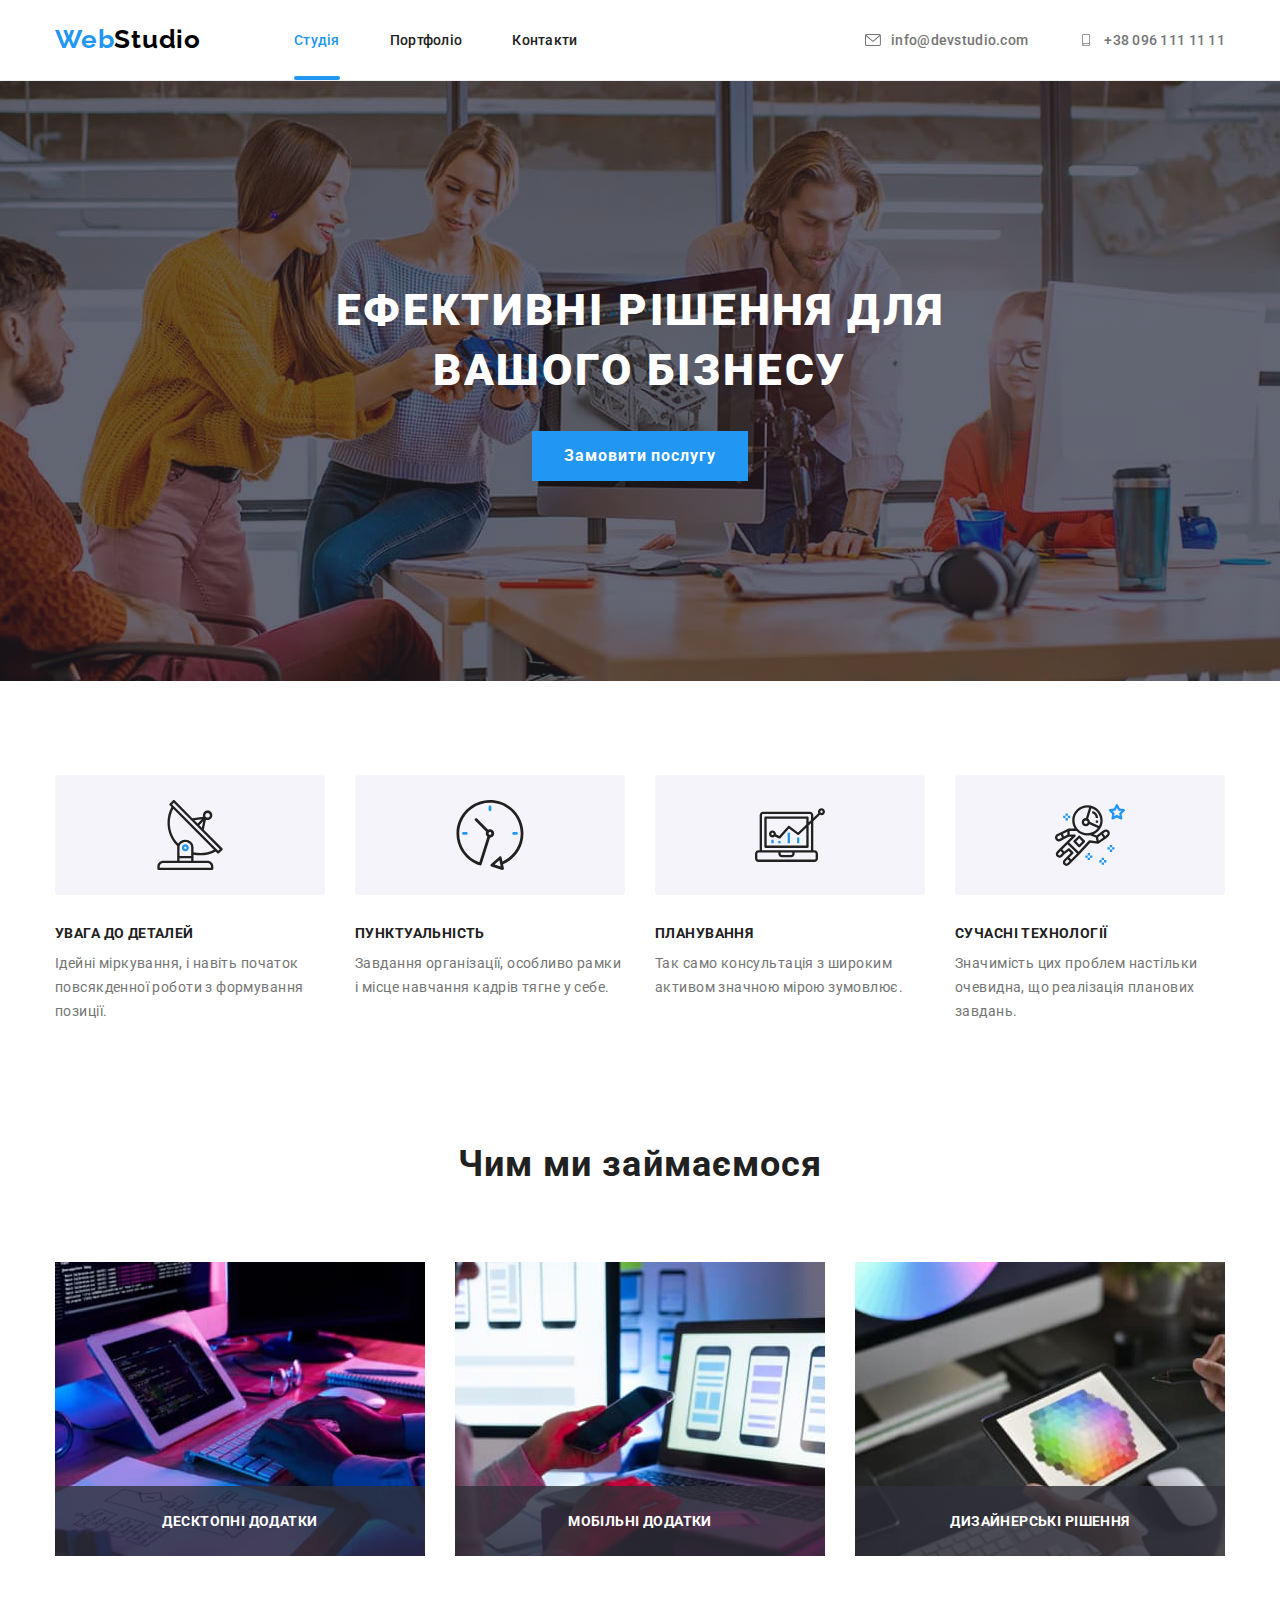
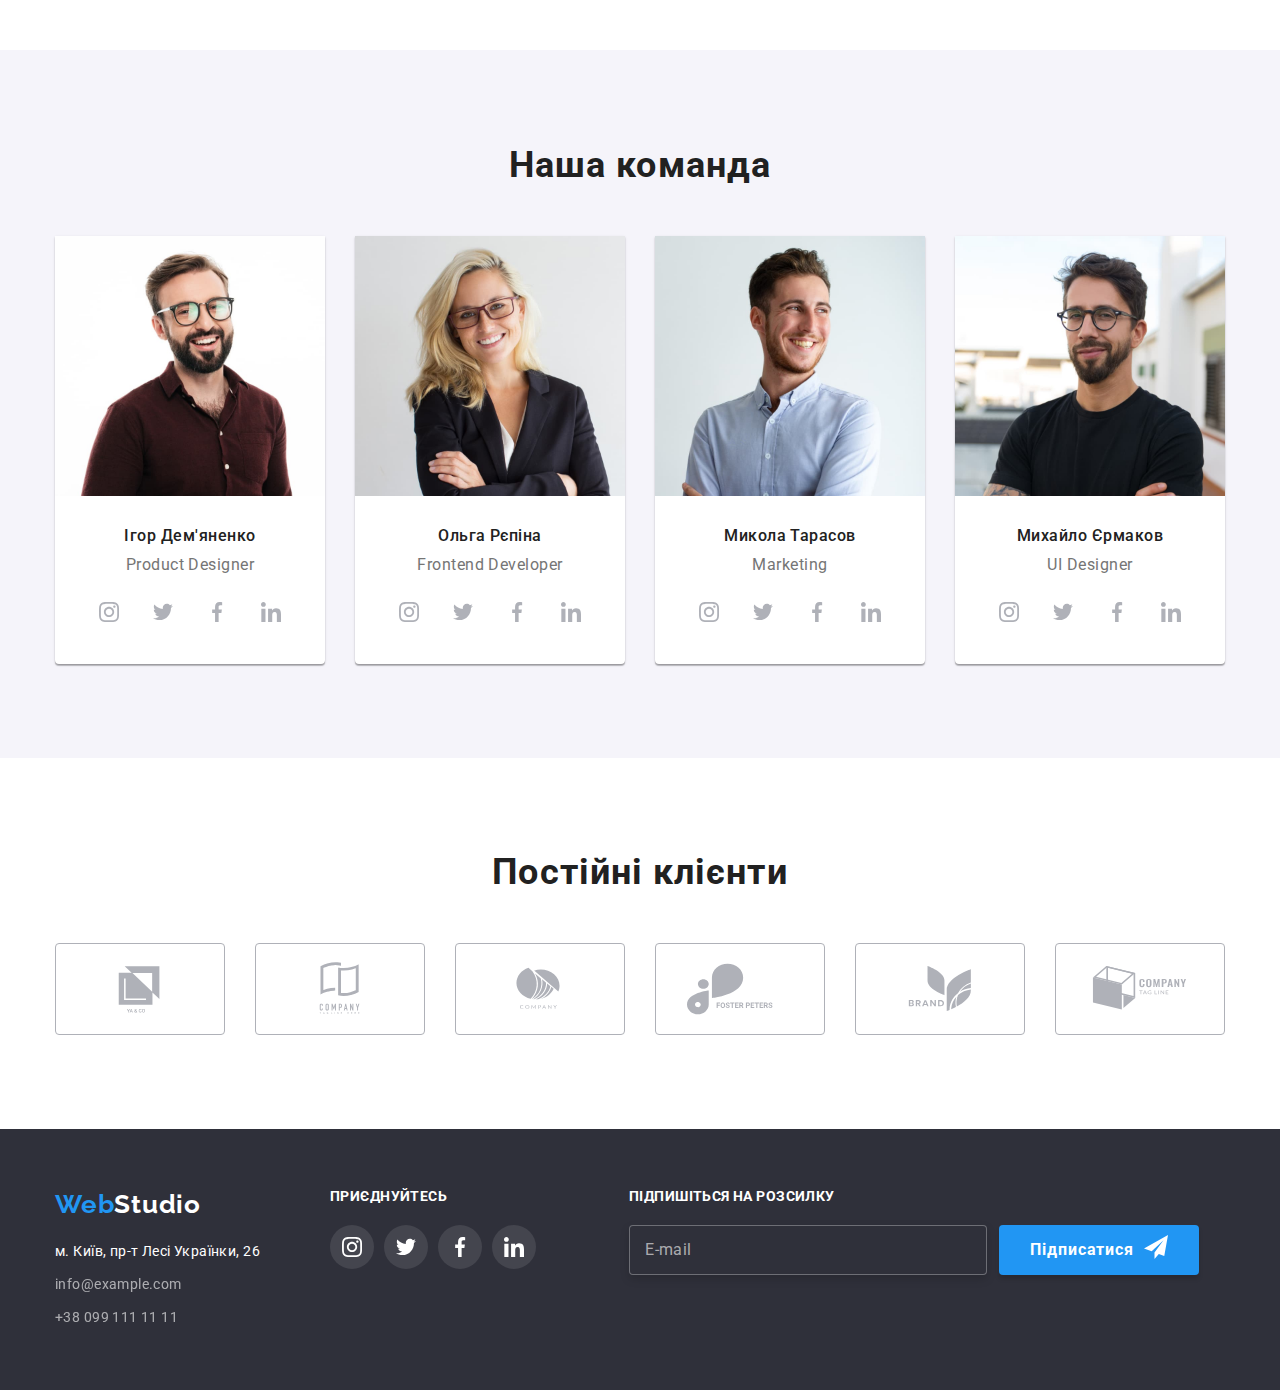
<file: index.html>
<!DOCTYPE html>
<html lang="uk">
  <head>
    <meta charset="UTF-8" />
    <meta http-equiv="X-UA-Compatible" content="IE=edge" />
    <meta name="viewport" content="width=device-width, initial-scale=1.0" />
    <title>Document</title>
    <link rel="preconnect" href="https://fonts.googleapis.com" />
    <link rel="preconnect" href="https://fonts.gstatic.com" crossorigin />
    <link
      href="https://fonts.googleapis.com/css2?family=Raleway:wght@700&family=Roboto:wght@400;500;700;900&display=swap"
      rel="stylesheet"
    />
    <link rel="stylesheet" href="./css/modern-normalize.css" />
    <link rel="stylesheet" href="./css/styles.css" />
  </head>

  <body>
    <header class="header">
      <div class="header-container container">
        <nav class="'navigation main-nav">
          <a class="logo link" href="./index.html" lang="en"
            ><span class="web-logo">Web</span>Studio</a
          >
          <ul class="list nav-list">
            <li class="item">
              <a class="link current" href="./index.html">Студія</a>
            </li>
            <li class="item">
              <a class="link" href="./portfolio.html">Портфоліо</a>
            </li>
            <li class="item"><a class="link" href="">Контакти</a></li>
          </ul>
        </nav>
        <ul class="list address-list">
          <li class="item">
            <a class="link" href="mailto:info@devstudio.com">
              <svg class="icon-mail" width="16" height="12">
                <use href="./images/icons.svg#icon-mail"></use>
              </svg>
              info@devstudio.com
            </a>
          </li>
          <li class="item">
            <a class="link" href="tel:+380961111111">
              <svg class="icon-tel" width="16" height="12">
                <use href="./images/icons.svg#icon-tel"></use>
              </svg>
              +38 096 111 11 11</a
            >
          </li>
        </ul>
      </div>
    </header>

    <main>
      <section class="hero section">
        <div class="hero-container container">
          <h1 class="hero-title no-style">
            Ефективні рішення для вашого бізнесу
          </h1>
          <button class="hero-button" type="button" data-modal-open>
            Замовити послугу
          </button>
        </div>
      </section>
      <div class="backdrop is-hidden" data-modal>
        <div class="modal">
          <h2 class="modal-title no-style">
            Залиште свої дані, ми вам передзвонимо
          </h2>
          <button type="button" class="modal-close" data-modal-close>
            <svg class="close" width="30" height="30">
              <use href="./images/icons.svg#icon-close"></use>
            </svg>
          </button>

          <form class="modal-form">
            <label class="modal-label">
              <svg class="modal-icon" width="18" height="18">
                <use href="./images/icons.svg#icon-person-black"></use>
              </svg>
              <input type="text" name="name" class="modal-input" />
              <span class="text">Ім'я</span>
            </label>
            <label class="modal-label">
              <svg class="modal-icon" width="18" height="18">
                <use href="./images/icons.svg#icon-phone-black"></use>
              </svg>
              <input type="tel" name="tel" class="modal-input" />
              <span class="text">Телефон</span>
            </label>
            <label class="modal-label">
              <svg class="modal-icon" width="18" height="18">
                <use href="./images/icons.svg#icon-email-black"></use>
              </svg>
              <input type="email" name="email" class="modal-input" />
              <span class="text">Пошта</span>
            </label>
            <label class="comment-label">
              <textarea
                name="comment"
                class="comment"
                placeholder="Введіть текст"
              ></textarea>
              <span class="text">Коментар</span>
            </label>
            <label class="agreement-label">
              <input
                type="checkbox"
                name="agreement"
                class="agreement-checkbox"
              />
              <svg class="icon-check" width="16" height="15">
                <use href="./images/icons.svg#icon-check"></use>
              </svg>
              <span class="text"
                >Погоджуюся з розсилкою та приймаю
                <a href="" class="link"
                  ><span class="agreement-text">Умови договору</span></a
                ></span
              >
            </label>
            <div class="modal-button">
              <button type="submit" class="modal-submit">Відправити</button>
            </div>
          </form>
        </div>
      </div>
      <section class="values section">
        <div class="container">
          <h2 class="visually-hidden">Якості</h2>
          <ul class="values-list list">
            <li class="item no-style">
              <div class="icon-values">
                <svg class="icon-antenna" width="70" height="70">
                  <use href="./images/icons.svg#icon-antenna"></use>
                </svg>
              </div>
              <h3 class="values-title no-style">Увага до деталей</h3>
              <p class="values-text no-style">
                Ідейні міркування, і навіть початок повсякденної роботи з
                формування позиції.
              </p>
            </li>
            <li class="item .no-style">
              <div class="icon-values">
                <svg class="icon-clock" width="70" height="70">
                  <use href="./images/icons.svg#icon-clock"></use>
                </svg>
              </div>
              <h3 class="values-title no-style">Пунктуальність</h3>
              <p class="values-text no-style">
                Завдання організації, особливо рамки і місце навчання кадрів
                тягне у себе.
              </p>
            </li>
            <li class="item .no-style">
              <div class="icon-values">
                <svg class="icon-laptop" width="70" height="70">
                  <use href="./images/icons.svg#icon-laptop"></use>
                </svg>
              </div>
              <h3 class="values-title no-style">Планування</h3>
              <p class="values-text no-style">
                Так само консультація з широким активом значною мірою зумовлює.
              </p>
            </li>
            <li class="item .no-style">
              <div class="icon-values">
                <svg class="icon-astronaut" width="70" height="70">
                  <use href="./images/icons.svg#icon-astronaut"></use>
                </svg>
              </div>
              <h3 class="values-title no-style">Сучасні технології</h3>
              <p class="values-text no-style">
                Значимість цих проблем настільки очевидна, що реалізація
                планових завдань.
              </p>
            </li>
          </ul>
        </div>
      </section>

      <section class="work section">
        <div class="work-container container">
          <h2 class="work-title no-style">Чим ми займаємося</h2>
          <ul class="work-list list no-style">
            <li class="item no-style">
              <img
                src="./images/image1.jpg"
                alt="Програмування"
                width="370"
                height="294"
              />
              <div class="work-description-container">
                <p class="work-description no-style">Десктопні додатки</p>
              </div>
            </li>
            <li class="item no-style">
              <img
                src="./images/image2.jpg"
                alt="Моніторинг"
                width="370"
                height="294"
              />
              <div class="work-description-container">
                <p class="work-description no-style">Мобільні додатки</p>
              </div>
            </li>
            <li class="item no-style">
              <img
                src="./images/image3.jpg"
                alt="Дизайн"
                width="370"
                height="294"
              />
              <div class="work-description-container">
                <p class="work-description no-style">Дизайнерські рішення</p>
              </div>
            </li>
          </ul>
        </div>
      </section>

      <section class="team section">
        <div class="container">
          <h2 class="team-title no-style">Наша команда</h2>
          <ul class="list team-list no-style">
            <li class="item no-style">
              <img
                src="./images/team1.jpg"
                alt="Ігор Дем'яненко"
                width="270"
                height="260"
              />
              <div class="team-head">
                <h3 class="member-title no-style">Ігор Дем'яненко</h3>
                <p lang="en" class="member-text no-style">Product Designer</p>
                <ul class="team-icon-list list">
                  <li class="list icon-list">
                    <a href="" class="icon-link"
                      ><svg class="icon-social" width="20" height="20">
                        <use href="./images/icons.svg#icon-instagram"></use>
                      </svg>
                    </a>
                  </li>
                  <li class="list icon-list">
                    <a href="" class="icon-link">
                      <svg class="icon-social" width="20" height="20">
                        <use href="./images/icons.svg#icon-twitter"></use>
                      </svg>
                    </a>
                  </li>
                  <li class="list icon-list">
                    <a href="" class="icon-link"
                      ><svg class="icon-social" width="20" height="20">
                        <use href="./images/icons.svg#icon-facebook"></use>
                      </svg>
                    </a>
                  </li>
                  <li class="list icon-list">
                    <a href="" class="icon-link"
                      ><svg class="icon-social" width="20" height="20">
                        <use href="./images/icons.svg#icon-linkedin"></use>
                      </svg>
                    </a>
                  </li>
                </ul>
              </div>
            </li>
            <li class="item no-style">
              <img
                src="./images/team2.jpg"
                alt="Ольга Рєпіна"
                width="270"
                height="260"
              />
              <div class="team-head">
                <h3 class="member-title no-style">Ольга Рєпіна</h3>
                <p lang="en" class="member-text no-style">Frontend Developer</p>
                <ul class="team-icon-list list">
                  <li class="list icon-list">
                    <a href="" class="icon-link"
                      ><svg class="icon-social" width="20" height="20">
                        <use href="./images/icons.svg#icon-instagram"></use>
                      </svg>
                    </a>
                  </li>
                  <li class="list icon-list">
                    <a href="" class="icon-link">
                      <svg class="icon-social" width="20" height="20">
                        <use href="./images/icons.svg#icon-twitter"></use>
                      </svg>
                    </a>
                  </li>
                  <li class="list icon-list">
                    <a href="" class="icon-link"
                      ><svg class="icon-social" width="20" height="20">
                        <use href="./images/icons.svg#icon-facebook"></use>
                      </svg>
                    </a>
                  </li>
                  <li class="list icon-list">
                    <a href="" class="icon-link"
                      ><svg class="icon-social" width="20" height="20">
                        <use href="./images/icons.svg#icon-linkedin"></use>
                      </svg>
                    </a>
                  </li>
                </ul>
              </div>
            </li>
            <li class="item no-style">
              <img
                src="./images/team3.jpg"
                alt="Микола Тарасов"
                width="270"
                height="260"
              />
              <div class="team-head">
                <h3 class="member-title no-style">Микола Тарасов</h3>
                <p lang="en" class="member-text no-style">Marketing</p>
                <ul class="team-icon-list list">
                  <li class="list icon-list">
                    <a href="" class="icon-link"
                      ><svg class="icon-social" width="20" height="20">
                        <use href="./images/icons.svg#icon-instagram"></use>
                      </svg>
                    </a>
                  </li>
                  <li class="list icon-list">
                    <a href="" class="icon-link">
                      <svg class="icon-social" width="20" height="20">
                        <use href="./images/icons.svg#icon-twitter"></use>
                      </svg>
                    </a>
                  </li>
                  <li class="list icon-list">
                    <a href="" class="icon-link"
                      ><svg class="icon-social" width="20" height="20">
                        <use href="./images/icons.svg#icon-facebook"></use>
                      </svg>
                    </a>
                  </li>
                  <li class="list icon-list">
                    <a href="" class="icon-link"
                      ><svg class="icon-social" width="20" height="20">
                        <use href="./images/icons.svg#icon-linkedin"></use>
                      </svg>
                    </a>
                  </li>
                </ul>
              </div>
            </li>
            <li class="item no-style">
              <img
                src="./images/team4.jpg"
                alt="Михайло Єрмаков"
                width="270"
                height="260"
              />
              <div class="team-head">
                <h3 class="member-title no-style">Михайло Єрмаков</h3>
                <p lang="en" class="member-text no-style">UI Designer</p>
                <ul class="team-icon-list list">
                  <li class="list icon-list">
                    <a href="" class="icon-link"
                      ><svg class="icon-social" width="20" height="20">
                        <use href="./images/icons.svg#icon-instagram"></use>
                      </svg>
                    </a>
                  </li>
                  <li class="list icon-list">
                    <a href="" class="icon-link">
                      <svg class="icon-social" width="20" height="20">
                        <use href="./images/icons.svg#icon-twitter"></use>
                      </svg>
                    </a>
                  </li>
                  <li class="list icon-list">
                    <a href="" class="icon-link"
                      ><svg class="icon-social" width="20" height="20">
                        <use href="./images/icons.svg#icon-facebook"></use>
                      </svg>
                    </a>
                  </li>
                  <li class="list icon-list">
                    <a href="" class="icon-link"
                      ><svg class="icon-social" width="20" height="20">
                        <use href="./images/icons.svg#icon-linkedin"></use>
                      </svg>
                    </a>
                  </li>
                </ul>
              </div>
            </li>
          </ul>
        </div>
      </section>

      <section class="clients section">
        <div class="container">
          <h2 class="title-clients no-style">Постійні клієнти</h2>
          <ul class="list clients-list">
            <li class="list clients-list-icon">
              <a href="" class="clients-link">
                <svg class="icon-clients" width="106" height="60">
                  <use href="./images/icons.svg#icon-client1"></use>
                </svg>
              </a>
            </li>
            <li class="list clients-list-icon">
              <a href="" class="clients-link">
                <svg class="icon-clients" width="106" height="60">
                  <use href="./images/icons.svg#icon-client2"></use>
                </svg>
              </a>
            </li>
            <li class="list clients-list-icon">
              <a href="" class="clients-link">
                <svg class="icon-clients" width="106" height="60">
                  <use href="./images/icons.svg#icon-client3"></use>
                </svg>
              </a>
            </li>
            <li class="list clients-list-icon">
              <a href="" class="clients-link">
                <svg class="icon-clients" width="106" height="60">
                  <use href="./images/icons.svg#icon-client4"></use>
                </svg>
              </a>
            </li>
            <li class="list clients-list-icon">
              <a href="" class="clients-link">
                <svg class="icon-clients" width="106" height="60">
                  <use href="./images/icons.svg#icon-client5"></use>
                </svg>
              </a>
            </li>
            <li class="list clients-list-icon">
              <a href="" class="clients-link">
                <svg class="icon-clients" width="106" height="60">
                  <use href="./images/icons.svg#icon-client6"></use>
                </svg>
              </a>
            </li>
          </ul>
        </div>
      </section>
    </main>

    <footer class="footer">
      <div class="container">
        <div class="footer-container">
          <a class="logo link" href="./index.html" lang="en"
            ><span class="web-logo">Web</span
            ><span class="studio-logo">Studio</span></a
          >
          <address class="footer-address">
            <p class="address-text no-style">м. Київ, пр-т Лесі Українки, 26</p>
            <ul class="list footer-link">
              <li class="item">
                <a class="link" href="mailto:info@example.com"
                  >info@example.com</a
                >
              </li>
              <li class="item">
                <a class="link" href="tel:+380991111111">+38 099 111 11 11</a>
              </li>
            </ul>
          </address>
        </div>

        <div class="connect-box">
          <p class="connect no-style">Приєднуйтесь</p>
          <ul class="footer-icon-list list">
            <li class="list icon-footer">
              <a href="" class="icon-link"
                ><svg class="icon-footer-social" width="20" height="20">
                  <use href="./images/icons.svg#icon-instagram"></use>
                </svg>
              </a>
            </li>
            <li class="list icon-footer">
              <a href="" class="icon-link">
                <svg class="icon-footer-social" width="20" height="20">
                  <use href="./images/icons.svg#icon-twitter"></use>
                </svg>
              </a>
            </li>
            <li class="list icon-footer">
              <a href="" class="icon-link"
                ><svg class="icon-footer-social" width="20" height="20">
                  <use href="./images/icons.svg#icon-facebook"></use>
                </svg>
              </a>
            </li>
            <li class="list icon-footer">
              <a href="" class="icon-link"
                ><svg class="icon-footer-social" width="20" height="20">
                  <use href="./images/icons.svg#icon-linkedin"></use>
                </svg>
              </a>
            </li>
          </ul>
        </div>

        <div class="follow">
          <h2 class="follow-title no-style">Підпишіться на розсилку</h2>
          <form class="form-follow">
            <label class="label-follow">
              <input
                type="email"
                name="email"
                class="input-follow"
                placeholder=" "
              />
              <span class="label-text">E-mail</span>
            </label>
            <button type="submit" class="button-follow">
              <span class="text">Підписатися</span>
              <svg class="icon-send" width="24" height="24">
                <use href="./images/icons.svg#icon-send"></use>
              </svg>
            </button>
          </form>
        </div>
      </div>
    </footer>
    <script src="./js/modal.js"></script>
  </body>
</html>
</file>
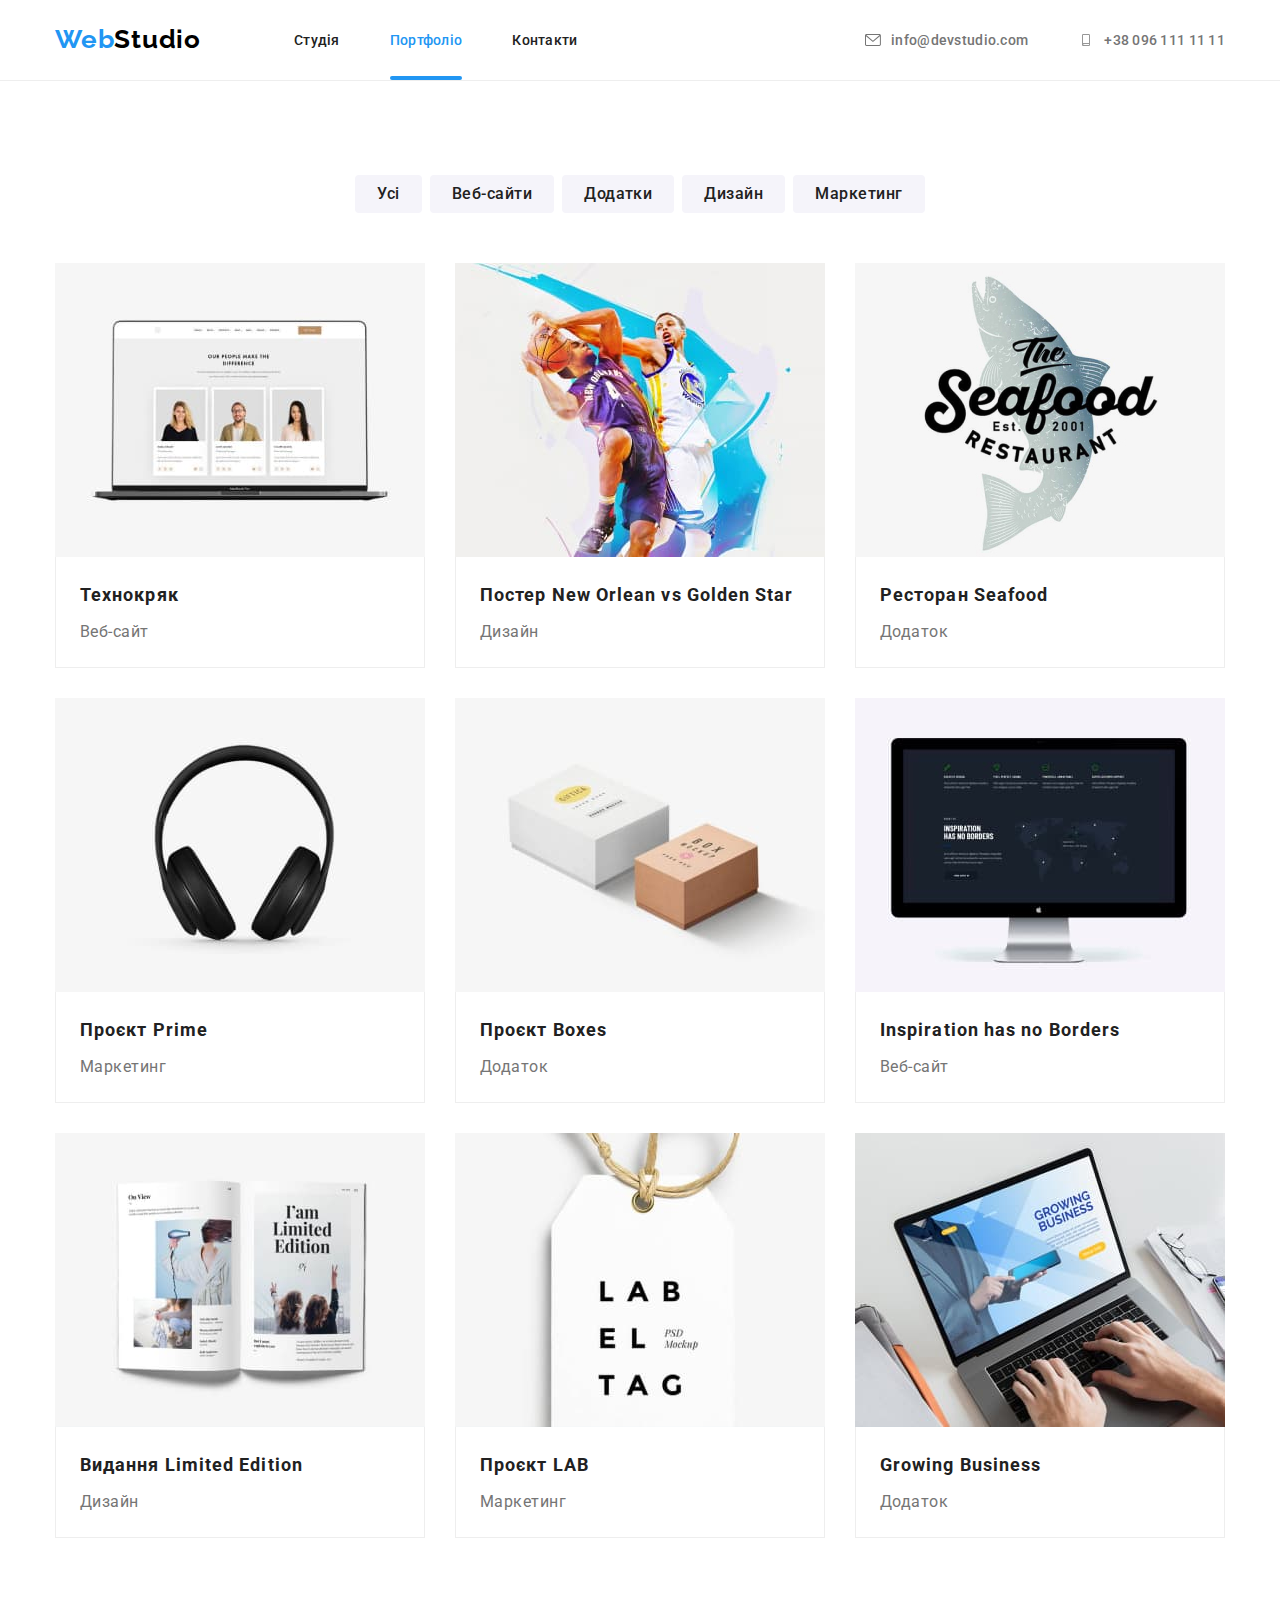
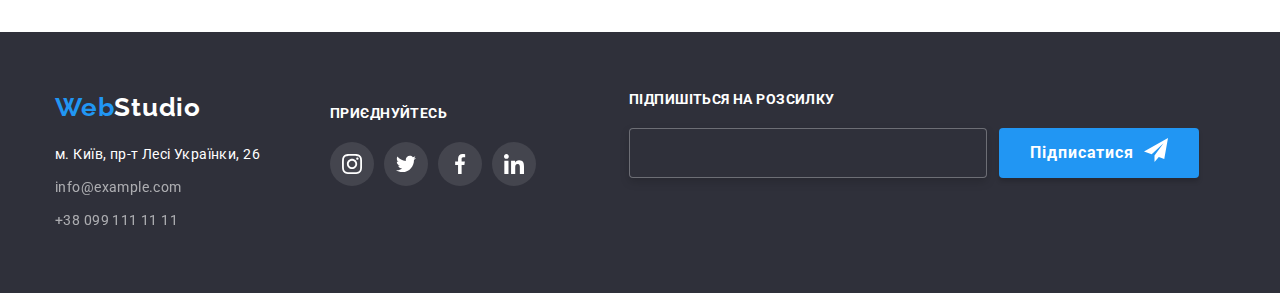
<file: portfolio.html>
<!DOCTYPE html>
<html lang="ru">
  <head>
    <meta charset="UTF-8" />
    <meta http-equiv="X-UA-Compatible" content="IE=edge" />
    <meta name="viewport" content="width=device-width, initial-scale=1.0" />
    <title>Document</title>
    <link rel="preconnect" href="https://fonts.googleapis.com" />
    <link rel="preconnect" href="https://fonts.gstatic.com" crossorigin />
    <link rel="stylesheet" href="./css/" />
    <link
      href="https://fonts.googleapis.com/css2?family=Raleway:wght@700&family=Roboto:wght@400;500;700;900&display=swap"
      rel="stylesheet"
    />
    <link rel="stylesheet" href="./css/modern-normalize.css" />
    <link rel="stylesheet" href="./css/styles.css" />
  </head>
  <body>
    <header class="header">
      <div class="header-container container">
        <nav class="'navigation main-nav">
          <a class="logo link" href="./index.html" lang="en"
            ><span class="web-logo">Web</span>Studio</a
          >
          <ul class="list nav-list">
            <li class="item">
              <a class="link" href="./index.html">Студія</a>
            </li>
            <li class="item">
              <a class="link current" href="./portfolio.html">Портфоліо</a>
            </li>
            <li class="item"><a class="link" href="">Контакти</a></li>
          </ul>
        </nav>
        <ul class="list address-list">
          <li class="item">
            <a class="link" href="mailto:info@devstudio.com">
              <svg class="icon-mail" width="16" height="12">
                <use href="./images/icons.svg#icon-mail"></use>
              </svg>
              info@devstudio.com
            </a>
          </li>
          <li class="item">
            <a class="link" href="tel:+380961111111">
              <svg class="icon-tel" width="16" height="12">
                <use href="./images/icons.svg#icon-tel"></use>
              </svg>
              +38 096 111 11 11</a
            >
          </li>
        </ul>
      </div>
    </header>

    <main>
      <section class="portfolio-works section">
        <div class="portfolio-works container">
          <ul class="list filter-list">
            <li class="item">
              <button class="filter-button" type="button">Усі</button>
            </li>
            <li class="item">
              <button class="filter-button" type="button">Веб-сайти</button>
            </li>
            <li class="item">
              <button class="filter-button" type="button">Додатки</button>
            </li>
            <li class="item">
              <button class="filter-button" type="button">Дизайн</button>
            </li>
            <li class="item">
              <button class="filter-button" type="button">Маркетинг</button>
            </li>
          </ul>
          <h1 class="visually-hidden no-style">Наші роботи</h1>
          <ul class="list examples">
            <li class="item examples-item">
              <a href="" class="link examples-link">
                <div class="examples-wrap">
                  <img
                    src="./images/img1.jpg"
                    alt="Веб-сайт	&#8220;Технокряк&#8221;"
                    width="370"
                    height="294"
                  />

                  <p class="examples-description-text no-style">
                    Ресурс пропонує комплексні пропозиції з різним рівнем
                    функціоналу та сервісів. Все це дозволить відвідувачу
                    отримати вичерпні відомості про компанію чи приватну особу.
                  </p>
                </div>
                <div class="content">
                  <h2 class="examples-title no-style">Технокряк</h2>
                  <p class="examples-text no-style">Веб-сайт</p>
                </div>
              </a>
            </li>
            <li class="item examples-item">
              <a href="" class="link examples-link">
                <div class="examples-wrap">
                  <img
                    src="./images/img2.jpg"
                    alt="Постер Новий Орлеан та Голден Стар"
                    width="370"
                    height="294"
                  />
                  <p class="examples-description-text no-style">
                    Ресурс пропонує комплексні пропозиції з різним рівнем
                    функціоналу та сервісів. Все це дозволить відвідувачу
                    отримати вичерпні відомості про компанію чи приватну особу.
                  </p>
                </div>
                <div class="content">
                  <h2 class="examples-title no-style">
                    Постер <span lang="en"> New Orlean vs Golden Star</span>
                  </h2>
                  <p class="examples-text no-style">Дизайн</p>
                </div>
              </a>
            </li>
            <li class="item examples-item">
              <a href="" class="link examples-link">
                <div class="examples-wrap">
                  <img
                    src="./images/img3.jpg"
                    alt="Ресторан &#8220;Сіафуд&#8221;"
                    width="370"
                    height="294"
                  />
                  <p class="examples-description-text no-style">
                    Ресурс пропонує комплексні пропозиції з різним рівнем
                    функціоналу та сервісів. Все це дозволить відвідувачу
                    отримати вичерпні відомості про компанію чи приватну особу.
                  </p>
                </div>

                <div class="content">
                  <h2 class="examples-title no-style">
                    Ресторан <span lang="en">Seafood</span>
                  </h2>
                  <p class="examples-text no-style">Додаток</p>
                </div>
              </a>
            </li>
            <li class="item examples-item">
              <a href="" class="link examples-link">
                <div class="examples-wrap">
                  <img
                    src="./images/img4.jpg"
                    alt="ППроєкт Прайм"
                    width="370"
                    height="294"
                  />
                  <p class="examples-description-text no-style">
                    Ресурс пропонує комплексні пропозиції з різним рівнем
                    функціоналу та сервісів. Все це дозволить відвідувачу
                    отримати вичерпні відомості про компанію чи приватну особу.
                  </p>
                </div>

                <div class="content">
                  <h2 class="examples-title no-style">
                    Проєкт <span lang="en">Prime</span>
                  </h2>
                  <p class="examples-text no-style">Маркетинг</p>
                </div>
              </a>
            </li>
            <li class="item examples-item">
              <a href="" class="link examples-link">
                <div class="examples-wrap">
                  <img
                    src="./images/img5.jpg"
                    alt="Проєкт Бокси"
                    width="370"
                    height="294"
                  />
                  <p class="examples-description-text no-style">
                    Ресурс пропонує комплексні пропозиції з різним рівнем
                    функціоналу та сервісів. Все це дозволить відвідувачу
                    отримати вичерпні відомості про компанію чи приватну особу.
                  </p>
                </div>

                <div class="content">
                  <h2 class="examples-title no-style">
                    Проєкт <span lang="en">Boxes</span>
                  </h2>
                  <p class="examples-text no-style">Додаток</p>
                </div>
              </a>
            </li>
            <li class="item examples-item">
              <a href="" class="link examples-link">
                <div class="examples-wrap">
                  <img
                    src="./images/img6.jpg"
                    alt="Веб-сайт 	&#8220;Натхнення без меж&#8221;"
                    width="370"
                    height="294"
                  />
                  <p class="examples-description-text no-style">
                    Ресурс пропонує комплексні пропозиції з різним рівнем
                    функціоналу та сервісів. Все це дозволить відвідувачу
                    отримати вичерпні відомості про компанію чи приватну особу.
                  </p>
                </div>

                <div class="content">
                  <h2 lang="en" class="examples-title no-style">
                    Inspiration has no Borders
                  </h2>
                  <p class="examples-text no-style">Веб-сайт</p>
                </div>
              </a>
            </li>
            <li class="item examples-item">
              <a href="" class="link examples-link">
                <div class="examples-wrap">
                  <img
                    src="./images/img7.jpg"
                    alt="Лімітоване видання"
                    width="370"
                    height="294"
                  />
                  <p class="examples-description-text no-style">
                    Ресурс пропонує комплексні пропозиції з різним рівнем
                    функціоналу та сервісів. Все це дозволить відвідувачу
                    отримати вичерпні відомості про компанію чи приватну особу.
                  </p>
                </div>

                <div class="content">
                  <h2 class="examples-title no-style">
                    Видання <span lang="en">Limited Edition</span>
                  </h2>
                  <p class="examples-text no-style">Дизайн</p>
                </div>
              </a>
            </li>
            <li class="item examples-item">
              <a href="" class="link examples-link">
                <div class="examples-wrap">
                  <img
                    src="./images/img8.jpg"
                    alt="Проєкт ЛАБ"
                    width="370"
                    height="294"
                  />
                  <p class="examples-description-text no-style">
                    Ресурс пропонує комплексні пропозиції з різним рівнем
                    функціоналу та сервісів. Все це дозволить відвідувачу
                    отримати вичерпні відомості про компанію чи приватну особу.
                  </p>
                </div>

                <div class="content">
                  <h2 class="examples-title no-style">
                    Проєкт <span lang="en">LAB</span>
                  </h2>
                  <p class="examples-text no-style">Маркетинг</p>
                </div>
              </a>
            </li>
            <li class="item examples-item">
              <a href="" class="link examples-link">
                <div class="examples-wrap">
                  <img
                    src="./images/img9.jpg"
                    alt="Додаток &#8220;Гроувін Бізнес&#8221;"
                    width="370"
                    height="294"
                  />
                  <p class="examples-description-text no-style">
                    Ресурс пропонує комплексні пропозиції з різним рівнем
                    функціоналу та сервісів. Все це дозволить відвідувачу
                    отримати вичерпні відомості про компанію чи приватну особу.
                  </p>
                </div>

                <div class="content">
                  <h2 lang="en" class="examples-title no-style">
                    Growing Business
                  </h2>
                  <p class="examples-text no-style">Додаток</p>
                </div>
              </a>
            </li>
          </ul>
        </div>
      </section>
    </main>

    <footer class="footer">
      <div class="container">
        <div class="footer-container">
          <a class="logo link" href="./index.html" lang="en"
            ><span class="web-logo">Web</span
            ><span class="studio-logo">Studio</span></a
          >
          <address class="footer-address">
            <p class="address-text no-style">м. Київ, пр-т Лесі Українки, 26</p>
            <ul class="list footer-link">
              <li class="item">
                <a class="link" href="mailto:info@example.com"
                  >info@example.com</a
                >
              </li>
              <li class="item">
                <a class="link" href="tel:+380991111111">+38 099 111 11 11</a>
              </li>
            </ul>
          </address>
        </div>
        <div class="connect-box">
          <p class="connect">Приєднуйтесь</p>
          <ul class="footer-icon-list list">
            <li class="list icon-footer">
              <a href="" class="icon-link"
                ><svg class="icon-footer-social" width="20" height="20">
                  <use href="./images/icons.svg#icon-instagram"></use>
                </svg>
              </a>
            </li>
            <li class="list icon-footer">
              <a href="" class="icon-link">
                <svg class="icon-footer-social" width="20" height="20">
                  <use href="./images/icons.svg#icon-twitter"></use>
                </svg>
              </a>
            </li>
            <li class="list icon-footer">
              <a href="" class="icon-link"
                ><svg class="icon-footer-social" width="20" height="20">
                  <use href="./images/icons.svg#icon-facebook"></use>
                </svg>
              </a>
            </li>
            <li class="list icon-footer">
              <a href="" class="icon-link"
                ><svg class="icon-footer-social" width="20" height="20">
                  <use href="./images/icons.svg#icon-linkedin"></use>
                </svg>
              </a>
            </li>
          </ul>
        </div>
        <div class="follow">
          <h2 class="follow-title no-style">Підпишіться на розсилку</h2>
          <form class="form-follow">
            <label class="label-follow">
              <input type="email" class="input-follow" />
              <span class="label-text">E-mail</span>
            </label>
            <button type="submit" class="button-follow">
              <span class="text">Підписатися</span>
              <svg class="icon-send" width="24" height="24">
                <use href="./images/icons.svg#icon-send"></use>
              </svg>
            </button>
          </form>
        </div>
      </div>
    </footer>
  </body>
</html>
</file>
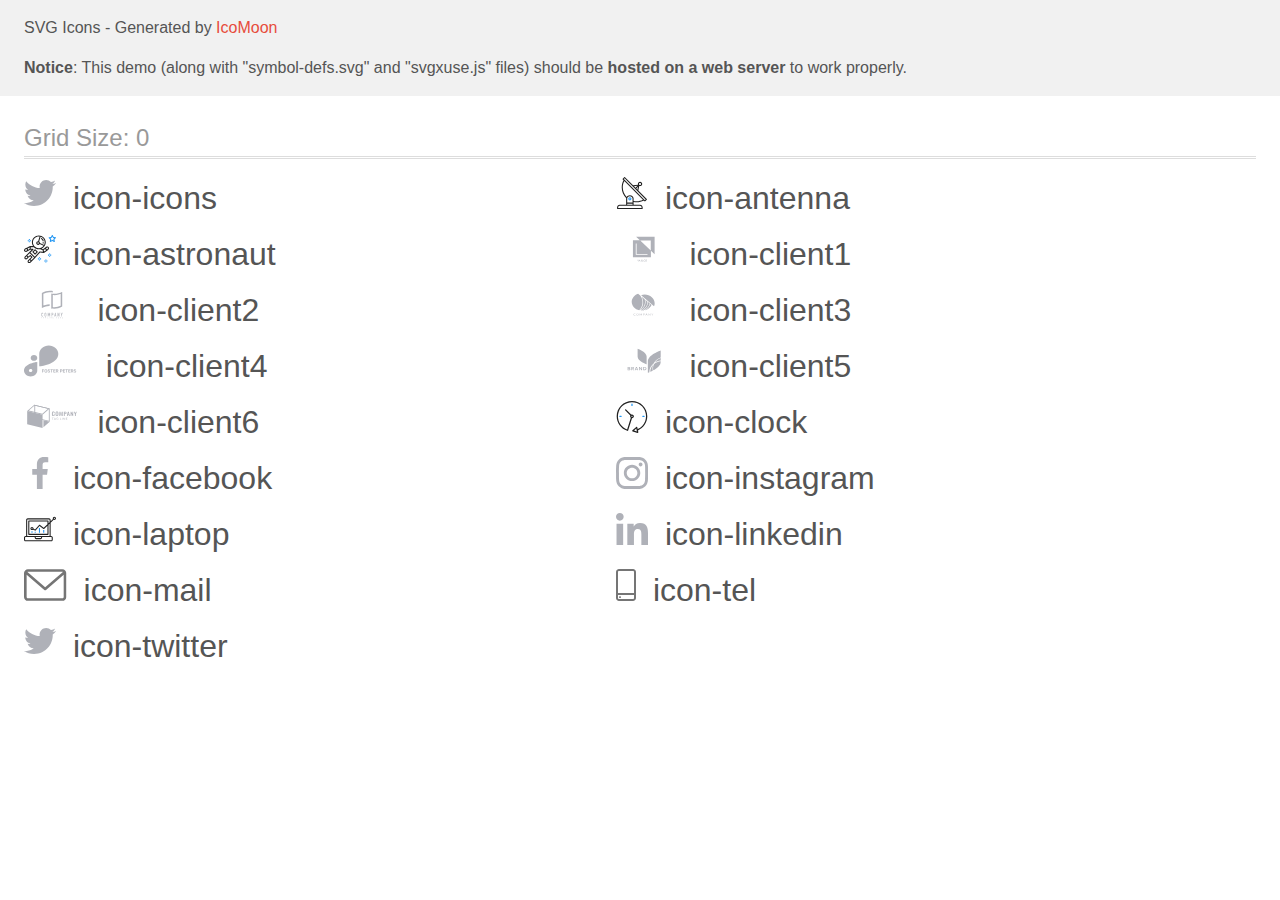
<file: images/demo-external-svg.html>
<!doctype html>
<html>
<head>
    <title>IcoMoon - SVG Icons</title>
    <meta charset="utf-8">
    <meta name="viewport" content="width=device-width, initial-scale=1">
    <link rel="stylesheet" href="demo-files/demo.css">
    <link rel="stylesheet" href="style.css">
</head>
<body>
<header class="bgc1 clearfix">
<div class="mhl">
    <p>SVG Icons - Generated by <a href="https://icomoon.io/app">IcoMoon</a></p><p><strong>Notice</strong>: This demo (along with "symbol-defs.svg" and "svgxuse.js" files) should be <b>hosted on a web server</b> to work properly.</p>
</div>
</header>
    <div class="clearfix mhl ptl">
        <h1 class="mvm mtn fgc1">Grid Size: 0</h1>
        <div class="glyph fs1">
            <div class="clearfix pbs">
                <svg class="icon icon-icons"><use xlink:href="symbol-defs.svg#icon-icons"></use></svg><span class="name"> icon-icons</span>
            </div>
        </div>
        <div class="glyph fs1">
            <div class="clearfix pbs">
                <svg class="icon icon-antenna"><use xlink:href="symbol-defs.svg#icon-antenna"></use></svg><span class="name"> icon-antenna</span>
            </div>
        </div>
        <div class="glyph fs1">
            <div class="clearfix pbs">
                <svg class="icon icon-astronaut"><use xlink:href="symbol-defs.svg#icon-astronaut"></use></svg><span class="name"> icon-astronaut</span>
            </div>
        </div>
        <div class="glyph fs1">
            <div class="clearfix pbs">
                <svg class="icon icon-client1"><use xlink:href="symbol-defs.svg#icon-client1"></use></svg><span class="name"> icon-client1</span>
            </div>
        </div>
        <div class="glyph fs1">
            <div class="clearfix pbs">
                <svg class="icon icon-client2"><use xlink:href="symbol-defs.svg#icon-client2"></use></svg><span class="name"> icon-client2</span>
            </div>
        </div>
        <div class="glyph fs1">
            <div class="clearfix pbs">
                <svg class="icon icon-client3"><use xlink:href="symbol-defs.svg#icon-client3"></use></svg><span class="name"> icon-client3</span>
            </div>
        </div>
        <div class="glyph fs1">
            <div class="clearfix pbs">
                <svg class="icon icon-client4"><use xlink:href="symbol-defs.svg#icon-client4"></use></svg><span class="name"> icon-client4</span>
            </div>
        </div>
        <div class="glyph fs1">
            <div class="clearfix pbs">
                <svg class="icon icon-client5"><use xlink:href="symbol-defs.svg#icon-client5"></use></svg><span class="name"> icon-client5</span>
            </div>
        </div>
        <div class="glyph fs1">
            <div class="clearfix pbs">
                <svg class="icon icon-client6"><use xlink:href="symbol-defs.svg#icon-client6"></use></svg><span class="name"> icon-client6</span>
            </div>
        </div>
        <div class="glyph fs1">
            <div class="clearfix pbs">
                <svg class="icon icon-clock"><use xlink:href="symbol-defs.svg#icon-clock"></use></svg><span class="name"> icon-clock</span>
            </div>
        </div>
        <div class="glyph fs1">
            <div class="clearfix pbs">
                <svg class="icon icon-facebook"><use xlink:href="symbol-defs.svg#icon-facebook"></use></svg><span class="name"> icon-facebook</span>
            </div>
        </div>
        <div class="glyph fs1">
            <div class="clearfix pbs">
                <svg class="icon icon-instagram"><use xlink:href="symbol-defs.svg#icon-instagram"></use></svg><span class="name"> icon-instagram</span>
            </div>
        </div>
        <div class="glyph fs1">
            <div class="clearfix pbs">
                <svg class="icon icon-laptop"><use xlink:href="symbol-defs.svg#icon-laptop"></use></svg><span class="name"> icon-laptop</span>
            </div>
        </div>
        <div class="glyph fs1">
            <div class="clearfix pbs">
                <svg class="icon icon-linkedin"><use xlink:href="symbol-defs.svg#icon-linkedin"></use></svg><span class="name"> icon-linkedin</span>
            </div>
        </div>
        <div class="glyph fs1">
            <div class="clearfix pbs">
                <svg class="icon icon-mail"><use xlink:href="symbol-defs.svg#icon-mail"></use></svg><span class="name"> icon-mail</span>
            </div>
        </div>
        <div class="glyph fs1">
            <div class="clearfix pbs">
                <svg class="icon icon-tel"><use xlink:href="symbol-defs.svg#icon-tel"></use></svg><span class="name"> icon-tel</span>
            </div>
        </div>
        <div class="glyph fs1">
            <div class="clearfix pbs">
                <svg class="icon icon-twitter"><use xlink:href="symbol-defs.svg#icon-twitter"></use></svg><span class="name"> icon-twitter</span>
            </div>
        </div>
  </div>
<script defer src="svgxuse.js"></script>
</body>
</html>
</file>
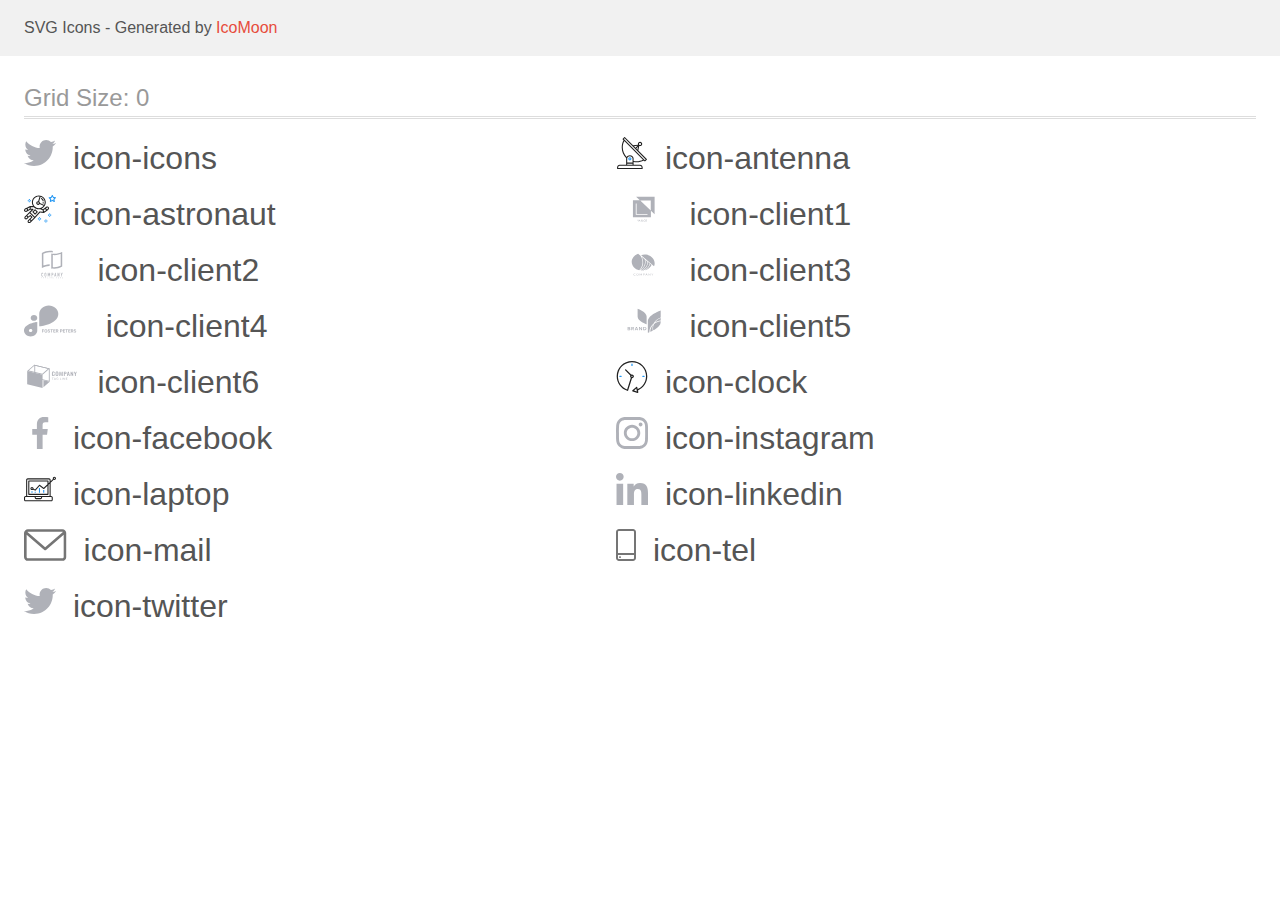
<file: images/demo.html>
<!doctype html>
<html>
<head>
    <title>IcoMoon - SVG Icons</title>
    <meta charset="utf-8">
    <meta name="viewport" content="width=device-width, initial-scale=1">
    <link rel="stylesheet" href="demo-files/demo.css">
    <link rel="stylesheet" href="style.css">
</head>
<body>
<svg aria-hidden="true" style="position: absolute; width: 0; height: 0; overflow: hidden;" version="1.1" xmlns="http://www.w3.org/2000/svg" xmlns:xlink="http://www.w3.org/1999/xlink">
<defs>
<symbol id="icon-icons" viewBox="0 0 32 32">
<path fill="#afb1b8" style="fill: var(--color3, #afb1b8)" d="M32 6.078c-1.1 0.493-2.376 0.857-3.713 1.028l-0.068 0.007c1.36-0.817 2.382-2.078 2.873-3.579l0.013-0.046c-1.197 0.722-2.591 1.273-4.076 1.573l-0.084 0.014c-1.2-1.279-2.9-2.076-4.787-2.076-3.622 0-6.558 2.936-6.558 6.558 0 0.001 0 0.003 0 0.004v-0c0 0.52 0.043 1.021 0.152 1.496-5.454-0.266-10.28-2.88-13.522-6.861-0.564 0.949-0.899 2.092-0.902 3.313v0.001c0 2.272 1.171 4.286 2.914 5.451-1.091-0.030-2.107-0.325-2.994-0.823l0.033 0.017v0.072c0.003 3.165 2.236 5.807 5.213 6.44l0.043 0.008c-0.499 0.136-1.071 0.215-1.662 0.215-0.020 0-0.041-0-0.061-0l0.003 0c-0.419 0-0.843-0.024-1.242-0.112 0.85 2.598 3.261 4.509 6.13 4.57-2.215 1.746-5.045 2.8-8.122 2.8-0.004 0-0.008 0-0.013 0h0.001c-0.018 0-0.040 0-0.062 0-0.531 0-1.055-0.034-1.569-0.099l0.061 0.006c2.826 1.846 6.287 2.944 10.004 2.944 0.021 0 0.042-0 0.063-0h-0.003c12.072 0 18.672-10 18.672-18.669 0-0.288-0.010-0.57-0.024-0.848 1.299-0.936 2.39-2.064 3.258-3.355l0.030-0.047z"></path>
</symbol>
<symbol id="icon-antenna" viewBox="0 0 32 32">
<path fill="#212121" style="fill: var(--color1, #212121)" d="M30.773 22.098l-8.443-8.505 0.937-4.616c0.225 0.090 0.485 0.144 0.758 0.146h0.007c0.008 0 0.017 0 0.026 0 1.192 0 2.159-0.967 2.159-2.159s-0.967-2.159-2.159-2.159c-1.192 0-2.159 0.967-2.159 2.159 0 0.259 0.046 0.508 0.13 0.739l-0.005-0.015-4.96 0.606-8.091-8.133c-0.096-0.098-0.229-0.159-0.376-0.16h-0c-0.14 0.001-0.274 0.057-0.373 0.155l-1.512 1.504c-0.096 0.097-0.156 0.23-0.156 0.377s0.060 0.281 0.156 0.377v0l0.814 0.825c-1.143 2.062-1.816 4.522-1.816 7.139 0 4.106 1.656 7.824 4.336 10.525l-0.001-0.001c0.043 0.041 0.092 0.074 0.146 0.097-0.032 0.164-0.051 0.353-0.052 0.546v6.188h-6.4c-1.472 0.001-2.666 1.194-2.667 2.666v1.067c0 0.295 0.239 0.534 0.534 0.534h24.534c0.294 0 0.533-0.239 0.533-0.534v-1.067c-0.002-1.472-1.195-2.665-2.666-2.666h-6.4v-2.742c1.003 0.21 2.024 0.317 3.049 0.32 2.58-0.003 5.005-0.663 7.117-1.822l-0.077 0.039 0.818 0.823c0.099 0.101 0.235 0.159 0.376 0.16 0.14-0.001 0.274-0.057 0.373-0.155l1.512-1.504c0.096-0.097 0.156-0.23 0.156-0.377s-0.060-0.281-0.156-0.377v0zM23.28 6.233c0.193-0.192 0.459-0.31 0.752-0.31 0.589 0 1.067 0.478 1.067 1.066s-0.477 1.066-1.067 1.066c-0 0-0 0-0 0h-0.004c-0.587-0.003-1.061-0.479-1.061-1.066 0-0.295 0.12-0.563 0.314-0.756l0-0h-0.002zM22.024 9.737l-0.598 2.946-1.175-1.183 1.774-1.763zM21.419 8.835l-1.92 1.909-1.486-1.493 3.406-0.416zM24.004 28.8c0.884 0 1.6 0.716 1.6 1.6v0 0.534h-23.466v-0.534c0-0.884 0.716-1.6 1.6-1.6v0h20.267zM16.538 26.666v1.067h-5.334v-1.067h5.334zM11.204 25.6v-4.053c0-1.294 1.196-2.346 2.667-2.346s2.667 1.053 2.667 2.346v4.053h-5.334zM17.604 23.904v-2.357c0-1.882-1.675-3.413-3.733-3.413-0.017-0-0.038-0-0.058-0-1.353 0-2.54 0.707-3.213 1.771l-0.009 0.016c-2.36-2.482-3.812-5.846-3.812-9.55 0-2.314 0.567-4.496 1.569-6.414l-0.036 0.077 18.602 18.709c-1.823 0.947-3.979 1.502-6.266 1.502-1.079 0-2.128-0.124-3.136-0.357l0.093 0.018zM28.893 23.22l-21.057-21.181 0.754-0.752 7.935 7.98c0.004 0 0.006 0.007 0.010 0.010l13.114 13.191-0.757 0.752z"></path>
<path fill="#2196f3" style="fill: var(--color2, #2196f3)" d="M13.876 20.267h-0.005c-0.001 0-0.002 0-0.002 0-0.884 0-1.6 0.716-1.6 1.6s0.715 1.599 1.597 1.6h0.005c0.001 0 0.001 0 0.002 0 0.884 0 1.6-0.716 1.6-1.6s-0.715-1.599-1.598-1.6h-0zM14.249 22.245c-0.096 0.096-0.229 0.155-0.376 0.155-0.295 0-0.534-0.239-0.534-0.534s0.238-0.533 0.532-0.533h0c0.293 0.001 0.531 0.239 0.531 0.533 0 0.148-0.060 0.282-0.157 0.378l-0 0h0.005z"></path>
</symbol>
<symbol id="icon-astronaut" viewBox="0 0 32 32">
<path fill="#2196f3" style="fill: var(--color2, #2196f3)" d="M31.974 4.524c-0.064-0.191-0.227-0.332-0.427-0.362l-0.003-0-1.911-0.278-0.855-1.731c-0.179-0.365-0.777-0.365-0.956 0l-0.855 1.731-1.911 0.278c-0.26 0.039-0.457 0.26-0.457 0.528 0 0.15 0.062 0.285 0.161 0.382l1.383 1.348-0.326 1.903c-0.034 0.2 0.048 0.402 0.212 0.522 0.166 0.12 0.383 0.135 0.562 0.040l1.709-0.899 1.709 0.899c0.072 0.038 0.157 0.061 0.247 0.061 0.295 0 0.534-0.239 0.534-0.534 0-0.031-0.003-0.062-0.008-0.092l0 0.003-0.326-1.903 1.383-1.348c0.099-0.097 0.161-0.233 0.161-0.382 0-0.059-0.009-0.115-0.027-0.168l0.001 0.004zM29.511 5.851c-0.126 0.122-0.183 0.299-0.153 0.472l0.191 1.114-1-0.526c-0.072-0.039-0.158-0.062-0.249-0.062s-0.177 0.023-0.252 0.063l0.003-0.001-1 0.526 0.191-1.114c0.005-0.027 0.008-0.059 0.008-0.091 0-0.149-0.061-0.285-0.16-0.381l-0-0-0.811-0.79 1.119-0.162c0.174-0.025 0.324-0.134 0.402-0.292l0.5-1.013 0.5 1.013c0.078 0.158 0.228 0.267 0.402 0.292l1.119 0.162-0.809 0.79zM26.134 20.522h-1.067v1.067h1.067v-1.067zM26.134 22.656h-1.067v1.066h1.067v-1.066zM27.2 21.589h-1.067v1.067h1.067v-1.067zM25.067 21.589h-1.067v1.067h1.067v-1.067zM22.4 26.389h-1.067v1.067h1.067v-1.067zM22.4 28.523h-1.067v1.067h1.067v-1.067zM23.467 27.456h-1.067v1.067h1.067v-1.067zM21.334 27.456h-1.067v1.067h1.067v-1.067zM16 24.256h-1.066v1.067h1.066v-1.067zM16 26.389h-1.066v1.067h1.066v-1.067zM17.067 25.322h-1.067v1.067h1.067v-1.067zM14.934 25.322h-1.067v1.067h1.067v-1.067zM5.867 6.122h-1.066v1.066h1.066v-1.066zM5.867 8.256h-1.066v1.066h1.066v-1.066zM6.933 7.189h-1.067v1.067h1.066v-1.067zM4.8 7.189h-1.067v1.067h1.067v-1.067z"></path>
<path fill="#212121" style="fill: var(--color1, #212121)" d="M24.715 14.16c-0.28-0.376-0.698-0.636-1.179-0.703l-0.009-0.001c-0.076-0.012-0.164-0.018-0.254-0.018-0.411 0-0.789 0.139-1.090 0.373l0.004-0.003-1.253 0.96-1.898 1.417-1.358-0.541c2.421-1.086 4.113-3.508 4.113-6.32 0-3.823-3.122-6.934-6.961-6.934s-6.961 3.11-6.961 6.934c0 1.386 0.415 2.674 1.12 3.759l-2.768-0.024c-0.009 0-0.016 0.005-0.023 0.005-0.057 0.003-0.11 0.014-0.159 0.033l0.004-0.001c-0.013 0.005-0.026 0.007-0.038 0.013-0.006 0.003-0.013 0.003-0.019 0.006l-3.233 1.596c-0 0-0.001 0-0.001 0.001l-1.893 0.91c-0.024 0.011-0.045 0.023-0.065 0.036l0.001-0.001c-0.482 0.324-0.795 0.867-0.795 1.483 0 0.297 0.073 0.577 0.201 0.823l-0.005-0.010c0.22 0.424 0.592 0.742 1.043 0.885l0.013 0.003c0.161 0.053 0.345 0.083 0.537 0.083 0.308 0 0.598-0.078 0.851-0.216l-0.009 0.005 1.388-0.738 2.264-1.169 1.357-0.008-5.442 5.415c0 0.001-0.001 0.001-0.001 0.001l-1.339 1.333c-0.303 0.299-0.491 0.714-0.491 1.173 0 0.002 0 0.003 0 0.005v-0c0.002 0.919 0.748 1.664 1.667 1.664 0.001 0 0.002 0 0.002 0h-0c0.428 0 0.854-0.162 1.18-0.485l1.314-1.309 1.741-1.3 0.901 0.897-3.102 3.088c-0.303 0.299-0.491 0.714-0.491 1.173 0 0.001 0 0.003 0 0.004v-0c0 0.445 0.174 0.864 0.49 1.179 0.302 0.3 0.717 0.485 1.176 0.485 0.001 0 0.002 0 0.003 0h-0c0.427 0 0.855-0.162 1.18-0.485l4.488-4.472c0.007-0.006 0.016-0.009 0.022-0.016l5.166-5.658 3.471 0.494c0.025 0.004 0.050 0.006 0.075 0.006 0.064 0 0.127-0.016 0.187-0.038 0.017-0.006 0.032-0.015 0.049-0.023 0.019-0.010 0.039-0.015 0.058-0.027l3.213-2.133c0.012-0.008 0.018-0.021 0.029-0.030 0.013-0.010 0.029-0.014 0.041-0.026l1.271-1.191c0.348-0.326 0.564-0.787 0.564-1.3 0-0.4-0.132-0.769-0.355-1.066l0.003 0.005zM2.13 17.77c-0.098 0.054-0.215 0.086-0.34 0.086-0.078 0-0.153-0.013-0.224-0.036l0.005 0.001c-0.294-0.093-0.504-0.364-0.504-0.683 0-0.235 0.114-0.444 0.289-0.575l0.002-0.001 1.314-0.632 0.316 0.924 0.133 0.389-0.992 0.527zM5.627 15.942l-1.548 0.8-0.255-0.746-0.184-0.537 2.027-1.001-0.040 1.484zM20.727 9.322c0 0.918-0.219 1.785-0.599 2.56l-4.181-1.899c-0.044-0.575-0.342-1.072-0.782-1.384l-0.006-0.004 1.464-4.861c2.377 0.757 4.104 2.975 4.104 5.588zM8.938 9.322c0-3.235 2.644-5.867 5.894-5.867 0.253 0 0.5 0.022 0.745 0.053l-1.432 4.753c-0.019 0-0.037-0.006-0.057-0.006-0 0-0.001 0-0.001 0-1.032 0-1.869 0.835-1.872 1.867v0c0.003 1.031 0.84 1.867 1.872 1.867 0 0 0 0 0.001 0h-0c0.695 0 1.295-0.383 1.618-0.944l3.863 1.755c-1.075 1.447-2.795 2.39-4.737 2.39-3.25 0-5.894-2.632-5.894-5.867zM14.895 10.122c0 0.441-0.362 0.8-0.806 0.8-0 0-0.001 0-0.001 0-0.443 0-0.802-0.358-0.804-0.8v-0c0-0.441 0.361-0.8 0.806-0.8s0.806 0.359 0.806 0.8zM2.464 25.146c-0.11 0.109-0.261 0.176-0.428 0.176s-0.317-0.067-0.427-0.175l0 0c-0.109-0.108-0.176-0.257-0.176-0.422s0.067-0.314 0.176-0.422l0-0 0.962-0.959 0.852 0.848-0.959 0.954zM5.678 28.88c-0.11 0.109-0.261 0.176-0.428 0.176s-0.317-0.067-0.427-0.175l0 0c-0.109-0.108-0.176-0.257-0.176-0.422s0.067-0.314 0.176-0.422l0-0 0.963-0.959 0.852 0.848-0.96 0.955zM9.16 25.411l-0.001 0.001-1.765 1.76-0.852-0.848 1.765-1.757c0.040-0.040 0.065-0.088 0.090-0.136 0.007-0.014 0.020-0.026 0.026-0.040 0.016-0.041 0.019-0.085 0.026-0.128 0.003-0.025 0.014-0.048 0.014-0.073 0-0.035-0.013-0.070-0.020-0.105-0.006-0.032-0.006-0.064-0.019-0.096-0.025-0.053-0.055-0.098-0.092-0.138l0 0c-0.010-0.012-0.014-0.026-0.025-0.038h-0.001s0-0.001-0.001-0.002l-1.607-1.6c-0.017-0.017-0.039-0.024-0.058-0.038-0.025-0.021-0.054-0.040-0.084-0.056l-0.003-0.001c-0.026-0.012-0.058-0.023-0.090-0.031l-0.003-0.001c-0.030-0.009-0.065-0.017-0.101-0.020l-0.002-0c-0.007-0-0.015-0-0.023-0-0.026 0-0.051 0.002-0.075 0.005l0.003-0c-0.036 0.005-0.069 0.009-0.104 0.021s-0.064 0.027-0.094 0.045c-0.020 0.011-0.043 0.015-0.061 0.029l-1.774 1.324-0.901-0.897 2.399-2.386 4.36 4.289-0.928 0.919zM15.979 18.394c-0.016-0.002-0.030 0.004-0.046 0.003-0.008-0-0.017-0.001-0.027-0.001-0.031 0-0.062 0.003-0.092 0.008l0.003-0c-0.070 0.011-0.132 0.035-0.187 0.070l0.002-0.001c-0.030 0.018-0.057 0.037-0.083 0.061-0.013 0.011-0.028 0.016-0.040 0.029l-4.698 5.146-4.328-4.256 2.833-2.818c0.096-0.097 0.156-0.23 0.156-0.377 0-0.295-0.239-0.534-0.534-0.534-0.001 0-0.001 0-0.002 0h0l-2.219 0.013 0.028-1.607 3.104 0.027c1.264 1.297 3.027 2.101 4.978 2.101 0.001 0 0.002 0 0.003 0h-0c0.438 0 0.864-0.046 1.28-0.122 0.040 0.032 0.080 0.064 0.129 0.085l2.41 0.96 0.152 0.758 0.178 0.886-3.003-0.427zM20.020 18.572l-0.313-1.558 1.446-1.080 0.946 1.257-2.080 1.381zM23.773 15.741l-0.837 0.785-0.931-1.236 0.831-0.637c0.155-0.119 0.351-0.168 0.543-0.143 0.193 0.027 0.364 0.128 0.48 0.284 0.088 0.117 0.141 0.265 0.141 0.426 0 0.206-0.087 0.391-0.226 0.521l-0 0z"></path>
<path fill="#212121" style="fill: var(--color1, #212121)" d="M13.602 18.544l-2.143-2.134c-0.096-0.096-0.229-0.155-0.376-0.155s-0.28 0.059-0.376 0.155l-2.143 2.133c-0.097 0.097-0.156 0.23-0.156 0.378s0.060 0.281 0.156 0.378l-0-0 2.142 2.134c0.096 0.096 0.229 0.156 0.376 0.156s0.28-0.059 0.376-0.156v0l2.143-2.134c0.097-0.097 0.157-0.23 0.157-0.378s-0.060-0.281-0.157-0.378l-0-0zM11.083 20.303l-1.387-1.381 1.386-1.381 1.387 1.381-1.387 1.381zM17.164 5.071l-0.258 1.036c0.071 0.018 1.738 0.452 1.738 2.149h1.067c0-2.017-1.666-2.965-2.547-3.184zM19.711 9.322h-1.067v1.066h1.067v-1.066z"></path>
</symbol>
<symbol id="icon-client1" viewBox="0 0 57 32">
<path fill="#afb1b8" style="fill: var(--color3, #afb1b8)" d="M20.267 3.733l3.738 3.538-6.938-0.004v17.167h18.133v-6.564l3.733 3.534v-17.671h-18.667zM35.036 17.455l-10.597-10.032h10.597v10.032zM31.746 21.923h-11.81v-11.545h0.835v10.763h10.975v0.781zM22.725 26.72l-0.436 0.899-0.436-0.899h-0.366l0.637 1.198v0.698h0.331v-0.698l0.635-1.198h-0.364zM23.274 28.616l0.154-0.442h0.734l0.155 0.442h0.344l-0.717-1.896h-0.296l-0.716 1.896h0.342zM23.794 27.123l0.275 0.786h-0.549l0.275-0.787zM25.531 27.863c-0.045 0.067-0.071 0.149-0.071 0.238 0 0.001 0 0.002 0 0.003v-0c0 0.16 0.056 0.29 0.168 0.389s0.263 0.149 0.45 0.149c0.188 0 0.349-0.051 0.485-0.153l0.107 0.126h0.367l-0.278-0.33c0.109-0.149 0.164-0.341 0.164-0.574h-0.275c0 0.128-0.027 0.244-0.079 0.348l-0.366-0.432 0.129-0.094c0.078-0.053 0.144-0.119 0.195-0.195l0.002-0.003c0.038-0.061 0.060-0.136 0.060-0.216 0-0.001 0-0.002 0-0.003v0c0-0.002 0-0.005 0-0.007 0-0.117-0.051-0.221-0.132-0.293l-0-0c-0.084-0.076-0.197-0.123-0.32-0.123-0.007 0-0.013 0-0.020 0l0.001-0c-0.153 0-0.274 0.044-0.364 0.13s-0.135 0.203-0.135 0.352c0 0.061 0.014 0.123 0.043 0.189 0.030 0.065 0.082 0.144 0.155 0.237-0.14 0.101-0.235 0.188-0.282 0.261zM26.387 28.283c-0.081 0.066-0.185 0.106-0.299 0.107h-0c-0.005 0-0.010 0-0.015 0-0.082 0-0.156-0.031-0.212-0.083l0 0c-0.052-0.052-0.085-0.123-0.085-0.203 0-0.004 0-0.007 0-0.011l-0 0.001c0-0.101 0.052-0.192 0.156-0.271l0.041-0.029 0.414 0.489zM26.047 27.443c-0.090-0.11-0.134-0.202-0.134-0.275 0-0.063 0.019-0.116 0.055-0.157 0.034-0.039 0.084-0.063 0.139-0.063 0.003 0 0.005 0 0.008 0h-0c0.002-0 0.004-0 0.007-0 0.052 0 0.1 0.020 0.135 0.054l-0-0c0.037 0.035 0.056 0.077 0.056 0.126 0 0.002 0 0.005 0 0.007 0 0.071-0.031 0.134-0.080 0.177l-0 0-0.041 0.032-0.145 0.099zM29.133 28.473c0.13-0.114 0.205-0.272 0.224-0.474h-0.328c-0.018 0.135-0.059 0.232-0.124 0.29s-0.163 0.087-0.292 0.087c-0.141 0-0.249-0.054-0.323-0.162s-0.11-0.264-0.11-0.469v-0.167c0.002-0.203 0.041-0.355 0.117-0.46 0.077-0.105 0.188-0.157 0.331-0.157 0.123 0 0.217 0.030 0.28 0.091s0.104 0.158 0.12 0.294h0.328c-0.021-0.207-0.095-0.368-0.222-0.482s-0.296-0.171-0.506-0.171c-0.155 0-0.292 0.037-0.411 0.111-0.119 0.076-0.213 0.183-0.27 0.31l-0.002 0.005c-0.060 0.133-0.096 0.288-0.096 0.451 0 0.008 0 0.016 0 0.023l-0-0.001v0.177c0.003 0.174 0.035 0.327 0.098 0.46s0.151 0.234 0.266 0.306c0.116 0.071 0.249 0.107 0.4 0.107 0.216 0 0.389-0.056 0.519-0.169zM31.069 28.207c0.064-0.141 0.097-0.304 0.097-0.49v-0.105c0-0.006 0-0.013 0-0.020 0-0.169-0.036-0.329-0.102-0.473l0.003 0.007c-0.060-0.134-0.156-0.243-0.274-0.318l-0.003-0.002c-0.119-0.075-0.256-0.112-0.411-0.112s-0.291 0.037-0.411 0.113c-0.119 0.075-0.211 0.182-0.277 0.324-0.062 0.137-0.098 0.297-0.098 0.466 0 0.008 0 0.016 0 0.025l-0-0.001v0.107c0.001 0.181 0.034 0.341 0.099 0.48 0.066 0.139 0.159 0.246 0.279 0.322 0.121 0.075 0.258 0.112 0.411 0.112 0.156 0 0.293-0.037 0.412-0.112 0.119-0.076 0.212-0.183 0.276-0.323zM30.716 27.135c0.080 0.112 0.119 0.274 0.119 0.484v0.099c0 0.213-0.039 0.376-0.118 0.487-0.078 0.111-0.19 0.167-0.336 0.167-0.004 0-0.009 0-0.014 0-0.134 0-0.253-0.067-0.324-0.17l-0.001-0.001c-0.081-0.114-0.121-0.275-0.121-0.483v-0.109c0.002-0.204 0.043-0.362 0.122-0.473 0.071-0.102 0.188-0.168 0.321-0.168 0.005 0 0.010 0 0.014 0l-0.001-0c0.146 0 0.259 0.056 0.338 0.168z"></path>
</symbol>
<symbol id="icon-client2" viewBox="0 0 57 32">
<path fill="#afb1b8" style="fill: var(--color3, #afb1b8)" d="M26.727 3.165h-0.073c-0.112-0.007-0.224-0.010-0.336-0.012h-0.243c-0.212 0-0.428 0.005-0.642 0.016-0.007-0.001-0.016-0.001-0.024-0.001s-0.017 0-0.025 0.001l0.001-0c-2.059 0.12-3.971 0.635-5.699 1.47l0.090-0.039-0.23 0.111v11.809l0.54-0.183c0.474-0.163 0.978-0.309 1.5-0.445 1.29-0.345 2.775-0.553 4.305-0.573l0.012-0v1.551c-0.193 0.001-0.38 0.006-0.568 0.016h-0.045c-1.212 0.068-2.348 0.25-3.442 0.537l0.12-0.027c-1.503 0.382-2.82 0.91-4.044 1.586l0.087-0.044v-15.145c1.195-0.711 2.578-1.29 4.042-1.665l0.11-0.024c1.173-0.315 2.52-0.499 3.909-0.505h0.231c0.273 0.007 0.539 0.019 0.788 0.038 0.658 0.046 1.31 0.15 1.949 0.311v1.527c-0.544-0.133-1.189-0.234-1.849-0.282l-0.039-0.002-0.039-0.003c-0.132-0.011-0.263-0.022-0.386-0.022zM29.415 4.726c0.339 0.026 0.69 0.038 1.044 0.038 1.464-0.006 2.881-0.198 4.231-0.554l-0.117 0.026c1.502-0.383 2.819-0.912 4.043-1.587l-0.087 0.044v14.875c-1.195 0.71-2.578 1.289-4.042 1.665l-0.11 0.024c-1.173 0.314-2.52 0.498-3.91 0.503h-0.004c-0.029 0-0.062 0-0.096 0-1.020 0-2.010-0.128-2.955-0.368l0.083 0.018v-14.972c0.229 0.053 0.466 0.102 0.706 0.142 0.394 0.067 0.81 0.115 1.214 0.145zM36.985 4.842l-0.54 0.181c-0.496 0.167-0.997 0.316-1.5 0.449-1.344 0.36-2.888 0.569-4.48 0.575h-0.004c-0.352 0-0.676-0.010-0.989-0.030l-0.43-0.028v12.148l0.37 0.032c0.342 0.030 0.696 0.045 1.052 0.045 1.257-0.006 2.473-0.172 3.631-0.48l-0.1 0.023c1.059-0.269 1.977-0.608 2.848-1.031l-0.088 0.039 0.23-0.111v-11.812z"></path>
<path fill="#afb1b8" style="fill: var(--color3, #afb1b8)" d="M19.060 24.113c-0.145-0.15-0.348-0.243-0.572-0.243-0.010 0-0.020 0-0.030 0.001l0.001-0c-0.004-0-0.008-0-0.012-0-0.121 0-0.236 0.024-0.34 0.067l0.006-0.002c-0.205 0.082-0.364 0.243-0.442 0.444l-0.002 0.005c-0.043 0.107-0.063 0.22-0.062 0.335v2.023c-0.005 0.142 0.022 0.284 0.079 0.415 0.048 0.104 0.117 0.196 0.203 0.271 0.081 0.068 0.175 0.117 0.277 0.144 0.099 0.027 0.201 0.042 0.302 0.042 0.113 0.001 0.224-0.023 0.326-0.070 0.304-0.135 0.512-0.434 0.512-0.781v-0.226h-0.53v0.18c0 0.004 0 0.008 0 0.012 0 0.060-0.011 0.118-0.032 0.171l0.001-0.003c-0.018 0.045-0.044 0.083-0.077 0.114l-0 0c-0.061 0.047-0.137 0.076-0.221 0.077h-0c-0.009 0.001-0.020 0.002-0.031 0.002-0.089 0-0.168-0.043-0.216-0.11l-0.001-0.001c-0.044-0.071-0.071-0.158-0.071-0.251 0-0.007 0-0.014 0-0.021l-0 0.001v-1.887c-0.003-0.105 0.019-0.208 0.065-0.302 0.049-0.075 0.132-0.124 0.227-0.124 0.011 0 0.022 0.001 0.033 0.002l-0.001-0c0.003-0 0.006-0 0.010-0 0.092 0 0.174 0.045 0.226 0.114l0.001 0.001c0.055 0.071 0.088 0.162 0.088 0.26 0 0.004-0 0.008-0 0.012v-0.001 0.175h0.524v-0.206c0-0.003 0-0.006 0-0.009 0-0.124-0.024-0.243-0.067-0.352l0.002 0.006c-0.041-0.111-0.102-0.205-0.177-0.285l0 0zM22.202 24.091c-0.161-0.137-0.371-0.221-0.601-0.223h-0c-0.108 0-0.215 0.020-0.316 0.057-0.218 0.078-0.391 0.239-0.483 0.443l-0.002 0.005c-0.053 0.123-0.080 0.257-0.077 0.392v1.94c-0.004 0.137 0.023 0.272 0.077 0.397 0.048 0.105 0.117 0.197 0.205 0.271 0.081 0.075 0.176 0.133 0.279 0.171 0.101 0.037 0.208 0.057 0.316 0.057 0.231-0.001 0.442-0.087 0.603-0.229l-0.001 0.001c0.084-0.076 0.152-0.168 0.199-0.271 0.054-0.125 0.081-0.261 0.077-0.397v-1.941c0-0.005 0-0.011 0-0.017 0-0.135-0.029-0.264-0.080-0.381l0.002 0.006c-0.049-0.111-0.117-0.205-0.199-0.283l-0-0zM21.955 26.706c0.001 0.009 0.001 0.019 0.001 0.030 0 0.099-0.041 0.188-0.106 0.251l-0 0c-0.067 0.056-0.154 0.091-0.249 0.091s-0.182-0.034-0.25-0.091l0.001 0c-0.066-0.063-0.106-0.152-0.106-0.25 0-0.011 0-0.022 0.002-0.032l-0 0.001v-1.941c-0.001-0.009-0.001-0.019-0.001-0.030 0-0.098 0.041-0.187 0.106-0.25l0-0c0.067-0.056 0.154-0.091 0.249-0.091s0.182 0.034 0.25 0.091l-0.001-0c0.066 0.063 0.106 0.152 0.106 0.25 0 0.011-0 0.021-0.001 0.032l0-0.001v1.941zM26.329 27.573v-3.675h-0.508l-0.668 1.945h-0.009l-0.674-1.945h-0.503v3.674h0.525v-2.235h0.010l0.514 1.58h0.262l0.518-1.58h0.010v2.235h0.525zM29.311 24.157c-0.081-0.091-0.183-0.16-0.297-0.201-0.108-0.036-0.232-0.057-0.361-0.057-0.007 0-0.014 0-0.021 0h-0.779v3.675h0.524v-1.435h0.269c0.164 0.007 0.326-0.027 0.473-0.1 0.12-0.068 0.217-0.163 0.286-0.278l0.002-0.003c0.060-0.098 0.101-0.206 0.12-0.32 0.018-0.116 0.028-0.249 0.028-0.385 0-0.012-0-0.023-0-0.035l0 0.002c0.005-0.176-0.012-0.353-0.051-0.525-0.037-0.132-0.104-0.246-0.193-0.338l0 0zM29.041 25.277c-0.002 0.070-0.020 0.136-0.050 0.194l0.001-0.003c-0.030 0.056-0.077 0.101-0.133 0.128l-0.002 0.001c-0.065 0.030-0.14 0.047-0.22 0.047-0.010 0-0.019-0-0.028-0.001l0.001 0h-0.239v-1.249h0.27c0.008-0 0.016-0.001 0.025-0.001 0.077 0 0.149 0.017 0.214 0.048l-0.003-0.001c0.054 0.031 0.096 0.078 0.122 0.134l0.001 0.002c0.029 0.065 0.044 0.134 0.046 0.205v0.244c0 0.085 0.005 0.174 0 0.252h-0.005zM31.791 23.899h-0.429l-0.81 3.675h0.524l0.154-0.789h0.714l0.154 0.789h0.523l-0.829-3.675zM31.308 26.283l0.258-1.332h0.010l0.256 1.332h-0.523zM35.173 26.112h-0.010l-0.79-2.213h-0.503v3.675h0.523v-2.21h0.011l0.8 2.209h0.493v-3.674h-0.523v2.213zM38.372 23.899l-0.421 1.461h-0.011l-0.421-1.461h-0.554l0.719 2.122v1.553h0.524v-1.553l0.719-2.121h-0.555zM17.6 28.611h0.252v0.708h0.171v-0.708h0.251v-0.145h-0.674v0.146zM19.721 28.465l-0.331 0.853h0.182l0.070-0.194h0.34l0.073 0.194h0.187l-0.339-0.853h-0.182zM19.694 28.981l0.116-0.316 0.116 0.316h-0.232zM21.818 29.004h0.197v0.11c-0.055 0.044-0.126 0.072-0.203 0.072h-0c-0.004 0-0.008 0-0.012 0-0.068 0-0.129-0.032-0.169-0.081l-0-0c-0.040-0.057-0.063-0.127-0.063-0.203 0-0.007 0-0.013 0.001-0.020l-0 0.001c0-0.19 0.082-0.285 0.245-0.285 0.006-0.001 0.012-0.001 0.018-0.001 0.084 0 0.155 0.058 0.174 0.136l0 0.001 0.169-0.033c-0.036-0.166-0.156-0.251-0.362-0.251-0.003-0-0.007-0-0.011-0-0.11 0-0.211 0.042-0.287 0.11l0-0c-0.076 0.075-0.124 0.18-0.124 0.296 0 0.011 0 0.022 0.001 0.033l-0-0.001c-0 0.006-0 0.013-0 0.020 0 0.115 0.041 0.22 0.11 0.301l-0.001-0.001c0.075 0.078 0.181 0.126 0.297 0.126 0.009 0 0.018-0 0.027-0.001l-0.001 0c0.004 0 0.009 0 0.014 0 0.134 0 0.257-0.052 0.348-0.137l-0 0v-0.336h-0.37v0.144zM23.959 28.465h-0.173v0.853h0.597v-0.145h-0.425v-0.708zM25.77 28.465h-0.173v0.853h0.173v-0.853zM27.539 29.035l-0.349-0.57h-0.167v0.853h0.16v-0.557l0.343 0.557h0.172v-0.853h-0.158v0.57zM29.14 28.942h0.425v-0.145h-0.425v-0.187h0.457v-0.146h-0.63v0.853h0.647v-0.145h-0.475v-0.231zM33.020 28.802h-0.336v-0.336h-0.171v0.853h0.171v-0.373h0.336v0.373h0.172v-0.853h-0.172v0.337zM34.629 28.942h0.427v-0.145h-0.427v-0.187h0.459v-0.146h-0.629v0.853h0.646v-0.145h-0.475v-0.231zM36.812 28.943c0.149-0.023 0.224-0.102 0.224-0.237 0.001-0.007 0.001-0.015 0.001-0.024 0-0.068-0.033-0.128-0.085-0.166l-0.001-0c-0.063-0.032-0.137-0.051-0.216-0.051-0.012 0-0.023 0-0.035 0.001l0.002-0h-0.362v0.853h0.172v-0.357h0.034c0.004-0 0.009-0 0.014-0 0.034 0 0.066 0.007 0.094 0.020l-0.001-0.001c0.025 0.015 0.046 0.037 0.061 0.062l0.186 0.271h0.205l-0.104-0.166c-0.047-0.083-0.111-0.152-0.187-0.203l-0.002-0.001zM36.639 28.825h-0.126v-0.214h0.135c0.011-0.001 0.023-0.001 0.036-0.001 0.049 0 0.097 0.008 0.141 0.023l-0.003-0.001c0.023 0.021 0.037 0.050 0.037 0.083 0 0.037-0.018 0.069-0.045 0.090l-0 0c-0.043 0.014-0.092 0.021-0.142 0.021-0.011 0-0.022-0-0.033-0.001l0.002 0zM38.459 28.942h0.425v-0.145h-0.425v-0.187h0.459v-0.146h-0.631v0.853h0.647v-0.145h-0.475v-0.231z"></path>
</symbol>
<symbol id="icon-client3" viewBox="0 0 57 32">
<path fill="#afb1b8" style="fill: var(--color3, #afb1b8)" d="M19.417 26.187c0.009 0 0.017 0.002 0.025 0.005s0.015 0.007 0.021 0.013l-0-0 0.116 0.111c-0.091 0.090-0.202 0.162-0.327 0.211-0.129 0.048-0.278 0.076-0.434 0.076-0.011 0-0.021-0-0.032-0l0.002 0c-0.149 0.003-0.298-0.021-0.436-0.071-0.128-0.046-0.237-0.114-0.33-0.2l0.001 0.001c-0.090-0.085-0.161-0.188-0.21-0.302l-0.002-0.006c-0.047-0.114-0.075-0.246-0.075-0.385 0-0.004 0-0.008 0-0.012v0.001c-0-0.006-0-0.013-0-0.020 0-0.272 0.118-0.516 0.305-0.684l0.001-0.001c0.099-0.087 0.218-0.155 0.349-0.201 0.143-0.048 0.296-0.072 0.45-0.070 0.008-0 0.018-0 0.028-0 0.139 0 0.273 0.024 0.398 0.067l-0.009-0.003c0.115 0.044 0.221 0.104 0.313 0.179l-0.098 0.118c-0.007 0.008-0.015 0.015-0.024 0.021l-0 0c-0.010 0.006-0.021 0.009-0.034 0.009-0.002 0-0.004-0-0.006-0l0 0c-0.016-0.001-0.030-0.005-0.043-0.012l0 0-0.052-0.032-0.073-0.041c-0.066-0.032-0.144-0.057-0.225-0.070l-0.005-0.001c-0.048-0.008-0.104-0.013-0.161-0.013-0.004 0-0.009 0-0.013 0h0.001c-0.003-0-0.007-0-0.011-0-0.112 0-0.219 0.020-0.319 0.055l0.007-0.002c-0.098 0.034-0.182 0.085-0.254 0.15l0.001-0.001c-0.073 0.068-0.128 0.149-0.164 0.237-0.038 0.089-0.059 0.193-0.059 0.302 0 0.004 0 0.008 0 0.011v-0.001c-0 0.004-0 0.008-0 0.013 0 0.11 0.022 0.215 0.061 0.311l-0.002-0.005c0.036 0.087 0.091 0.167 0.162 0.236 0.067 0.064 0.149 0.115 0.242 0.147 0.095 0.034 0.196 0.051 0.299 0.051 0.059 0.001 0.119-0.003 0.178-0.010 0.148-0.015 0.28-0.074 0.385-0.164l-0.001 0.001c0.015-0.012 0.034-0.020 0.055-0.020h0zM22.775 25.629c0 0.003 0 0.008 0 0.012 0 0.138-0.029 0.269-0.081 0.387l0.002-0.006c-0.052 0.12-0.126 0.222-0.218 0.304l-0.001 0.001c-0.097 0.086-0.211 0.154-0.337 0.198l-0.007 0.002c-0.132 0.045-0.284 0.071-0.442 0.071s-0.31-0.026-0.452-0.074l0.010 0.003c-0.132-0.047-0.245-0.115-0.342-0.202l0.001 0.001c-0.093-0.084-0.168-0.187-0.219-0.303l-0.002-0.006c-0.050-0.116-0.078-0.251-0.078-0.393s0.029-0.277 0.081-0.4l-0.003 0.007c0.050-0.115 0.125-0.22 0.221-0.309 0.097-0.085 0.213-0.15 0.341-0.194 0.132-0.046 0.284-0.072 0.442-0.072s0.31 0.026 0.452 0.075l-0.010-0.003c0.129 0.045 0.246 0.114 0.343 0.201 0.096 0.088 0.171 0.192 0.22 0.305 0.054 0.127 0.081 0.261 0.078 0.396zM22.47 25.629c0-0.005 0-0.011 0-0.017 0-0.108-0.020-0.211-0.058-0.305l0.002 0.006c-0.071-0.182-0.216-0.322-0.396-0.384l-0.005-0.001c-0.096-0.033-0.206-0.052-0.321-0.052s-0.225 0.019-0.329 0.054l0.007-0.002c-0.096 0.034-0.178 0.085-0.246 0.15l0-0c-0.068 0.064-0.122 0.143-0.156 0.232l-0.001 0.004c-0.035 0.094-0.055 0.202-0.055 0.316s0.020 0.222 0.058 0.322l-0.002-0.006c0.071 0.182 0.217 0.322 0.399 0.383l0.005 0.001c0.207 0.068 0.435 0.068 0.643 0 0.093-0.033 0.177-0.083 0.245-0.148 0.070-0.069 0.123-0.149 0.156-0.236 0.039-0.101 0.058-0.209 0.055-0.316zM25.067 25.96l0.031 0.070c0.011-0.025 0.021-0.048 0.033-0.070 0.013-0.027 0.026-0.050 0.039-0.072l-0.002 0.003 0.743-1.174c0.015-0.020 0.028-0.033 0.043-0.037s0.033-0.007 0.051-0.007c0.003 0 0.007 0 0.010 0l-0-0h0.22v1.909h-0.26v-1.463c-0.001-0.010-0.001-0.021-0.001-0.033s0-0.023 0.001-0.035l-0 0.002-0.748 1.19c-0.010 0.018-0.025 0.033-0.043 0.043l-0.001 0c-0.018 0.010-0.040 0.016-0.063 0.016-0 0-0.001 0-0.001 0h-0.042c-0 0-0.001 0-0.002 0-0.023 0-0.044-0.006-0.063-0.016l0.001 0c-0.018-0.010-0.033-0.025-0.043-0.043l-0-0.001-0.77-1.198v1.532h-0.251v-1.905h0.219c0.003-0 0.007-0 0.010-0 0.018 0 0.036 0.002 0.052 0.007l-0.001-0c0.018 0.008 0.032 0.021 0.041 0.037l0.759 1.175c0.014 0.020 0.026 0.042 0.037 0.066l0.001 0.003zM27.863 25.865v0.715h-0.29v-1.906h0.649c0.123-0.002 0.244 0.012 0.362 0.042 0.094 0.023 0.181 0.064 0.256 0.119 0.062 0.049 0.111 0.112 0.144 0.184l0.001 0.003c0.035 0.078 0.051 0.161 0.050 0.244 0 0.003 0 0.008 0 0.012 0 0.172-0.082 0.325-0.209 0.422l-0.001 0.001c-0.075 0.057-0.163 0.1-0.258 0.126-0.098 0.028-0.211 0.044-0.327 0.044-0.008 0-0.016-0-0.024-0l-0.351-0.005zM27.863 25.66h0.352c0.076 0.001 0.153-0.009 0.226-0.029 0.062-0.018 0.116-0.046 0.164-0.083l-0.001 0.001c0.082-0.068 0.133-0.169 0.133-0.282 0-0.002 0-0.003-0-0.005v0c0-0.006 0.001-0.013 0.001-0.021 0-0.049-0.011-0.095-0.030-0.137l0.001 0.002c-0.024-0.052-0.059-0.095-0.101-0.13l-0.001-0.001c-0.097-0.065-0.217-0.104-0.345-0.104-0.016 0-0.032 0.001-0.048 0.002l0.002-0h-0.352v0.786zM31.772 26.582h-0.229c-0.001 0-0.003 0-0.004 0-0.022 0-0.043-0.007-0.060-0.018l0 0c-0.016-0.011-0.029-0.026-0.038-0.044l-0-0.001-0.197-0.461h-0.994l-0.205 0.461c-0.018 0.037-0.055 0.062-0.099 0.062-0.001 0-0.002 0-0.003-0h-0.23l0.873-1.909h0.302l0.884 1.909zM30.332 25.874h0.82l-0.346-0.777c-0.027-0.059-0.048-0.118-0.066-0.179l-0.034 0.1c-0.010 0.030-0.021 0.059-0.032 0.081l-0.343 0.775zM33.029 24.683c0.017 0.008 0.032 0.020 0.043 0.034l1.273 1.439v-1.482h0.26v1.909h-0.145c-0.001 0-0.002 0-0.003 0-0.020 0-0.040-0.004-0.057-0.012l0.001 0c-0.018-0.009-0.034-0.021-0.047-0.035l-0-0-1.27-1.438c0.001 0.010 0.001 0.021 0.001 0.033s-0 0.023-0.001 0.034l0-0.002v1.419h-0.26v-1.909h0.154c0.018 0 0.036 0.003 0.052 0.009zM36.748 25.823v0.758h-0.291v-0.757l-0.804-1.15h0.26c0.002-0 0.004-0 0.006-0 0.021 0 0.040 0.006 0.056 0.016l-0-0c0.016 0.013 0.029 0.027 0.039 0.043l0.503 0.742c0.020 0.032 0.038 0.061 0.052 0.089s0.027 0.054 0.037 0.081l0.037-0.082c0.014-0.030 0.031-0.059 0.050-0.087l0.496-0.747c0.011-0.015 0.023-0.029 0.037-0.040l0-0c0.016-0.012 0.036-0.019 0.057-0.019 0.002 0 0.004 0 0.006 0h0.263l-0.805 1.155zM24.923 21.47c0.126 0.014 0.254 0.025 0.384 0.035 1.962-0.763 3.622-2.011 4.772-3.588s1.739-3.415 1.694-5.282l-2.162-1.878c0.439 1.988 0.234 4.043-0.594 5.935s-2.245 3.547-4.094 4.779z"></path>
<path fill="#afb1b8" style="fill: var(--color3, #afb1b8)" d="M24.151 21.382l0.058 0.011c1.975-1.228 3.481-2.942 4.323-4.922s0.981-4.133 0.4-6.181l-3.080-2.676c1.245 2.199 1.747 4.661 1.445 7.099-0.301 2.437-1.392 4.75-3.147 6.669zM34.596 14.841c-0.523 2.052-1.794 3.902-3.623 5.276-0.5 0.38-1.064 0.737-1.658 1.043l-0.065 0.030c1.49-0.38 2.859-1.053 4.003-1.966s2.030-2.042 2.592-3.3l-1.249-1.084z"></path>
<path fill="#afb1b8" style="fill: var(--color3, #afb1b8)" d="M34.106 14.539l-1.778-1.545c-0.034 1.762-0.611 3.483-1.669 4.986s-2.562 2.732-4.352 3.559h0.009c0.399 0 0.797-0.021 1.194-0.062 1.673-0.594 3.151-1.538 4.302-2.748s1.94-2.65 2.295-4.189zM24.409 6.485l-2.122-1.845c-1.897 0.637-3.527 1.756-4.68 3.212s-1.772 3.179-1.778 4.946c0.007 1.952 0.763 3.846 2.149 5.383 1.385 1.536 3.321 2.628 5.501 3.101 1.946-2.060 3.085-4.605 3.252-7.266s-0.647-5.299-2.323-7.531zM39.008 14.254c-0.007-2.316-1.070-4.535-2.955-6.173s-4.439-2.561-7.105-2.567c-0.006 0-0.014-0-0.021-0-1.281 0-2.512 0.213-3.66 0.606l0.079-0.024 12.989 11.286c0.423-0.919 0.671-1.995 0.672-3.128v-0z"></path>
</symbol>
<symbol id="icon-client4" viewBox="0 0 65 32">
<path fill="#afb1b8" style="fill: var(--color3, #afb1b8)" d="M10.016 9.983h-0.002c-1.827 0-3.308 1.316-3.308 2.94v0.002c0 1.624 1.481 2.94 3.308 2.94h0.002c1.827 0 3.308-1.317 3.308-2.94v-0.002c0-1.624-1.481-2.941-3.308-2.941zM34.434 9.044c-0.005-2.255-1.016-4.418-2.81-6.012s-4.226-2.493-6.763-2.498c-2.539 0.004-4.972 0.902-6.767 2.497s-2.806 3.757-2.811 6.013v12.437s19.15-1.896 19.152-12.434v-0.002zM0 25.562c0.005 1.57 0.709 3.073 1.957 4.183s2.94 1.735 4.706 1.739c1.765-0.005 3.457-0.63 4.706-1.739s1.952-2.613 1.957-4.181v-8.654s-13.324 1.32-13.324 8.652zM6.662 27.112c-0.345 0-0.682-0.091-0.969-0.261-0.279-0.164-0.499-0.401-0.638-0.686l-0.004-0.009c-0.084-0.173-0.132-0.377-0.132-0.592 0-0.107 0.012-0.212 0.035-0.312l-0.002 0.009c0.067-0.301 0.233-0.578 0.477-0.794 0.243-0.214 0.547-0.364 0.882-0.423l0.011-0.002c0.103-0.019 0.221-0.030 0.341-0.030 0.239 0 0.469 0.043 0.68 0.122l-0.013-0.004c0.319 0.117 0.592 0.316 0.783 0.571s0.294 0.555 0.294 0.861c0.001 0.204-0.043 0.407-0.131 0.596-0.094 0.198-0.221 0.366-0.376 0.503l-0.002 0.001c-0.162 0.145-0.354 0.259-0.567 0.338-0.199 0.075-0.428 0.119-0.668 0.119-0 0-0.001 0-0.001 0h0v-0.006zM18.842 24.336v3.25h-0.67v-3.251h0.67zM20.137 25.725v0.522h-1.478v-0.522h1.478zM20.293 24.336v0.525h-1.634v-0.525h1.634zM23.351 25.886v0.154c0 0.247-0.034 0.469-0.101 0.665-0.064 0.194-0.161 0.361-0.285 0.504l0.002-0.002c-0.122 0.137-0.267 0.242-0.437 0.315-0.168 0.073-0.355 0.11-0.56 0.11s-0.391-0.037-0.561-0.11c-0.172-0.076-0.318-0.182-0.436-0.314l-0.001-0.001c-0.124-0.141-0.222-0.309-0.285-0.492l-0.003-0.010c-0.064-0.19-0.101-0.408-0.101-0.636 0-0.010 0-0.020 0-0.030l-0 0.002v-0.155c0-0.248 0.034-0.47 0.101-0.665s0.162-0.363 0.283-0.502c0.119-0.134 0.265-0.241 0.429-0.314l0.008-0.003c0.17-0.073 0.357-0.109 0.561-0.109 0.206 0 0.392 0.036 0.56 0.109 0.17 0.073 0.315 0.179 0.437 0.317 0.123 0.139 0.219 0.306 0.286 0.503 0.069 0.194 0.103 0.416 0.103 0.665zM22.674 26.040v-0.158c0-0.173-0.015-0.325-0.046-0.456-0.028-0.125-0.076-0.236-0.141-0.334l0.002 0.004c-0.057-0.084-0.132-0.152-0.22-0.199l-0.003-0.002c-0.084-0.044-0.184-0.069-0.29-0.069-0.004 0-0.008 0-0.012 0h0.001c-0.114 0-0.213 0.023-0.302 0.069-0.090 0.049-0.165 0.117-0.22 0.199l-0.001 0.002c-0.061 0.095-0.108 0.206-0.134 0.324l-0.001 0.007c-0.030 0.129-0.047 0.278-0.047 0.43 0 0.009 0 0.018 0 0.027v-0.001 0.158c0 0.171 0.015 0.322 0.047 0.455 0.030 0.131 0.077 0.242 0.138 0.333 0.057 0.085 0.132 0.153 0.22 0.201l0.003 0.002c0.088 0.046 0.188 0.069 0.302 0.069s0.213-0.023 0.301-0.069c0.091-0.049 0.165-0.118 0.22-0.201l0.001-0.002c0.061-0.096 0.108-0.207 0.135-0.326l0.001-0.007c0.030-0.133 0.046-0.284 0.046-0.455zM25.525 26.736c0-0.002 0-0.004 0-0.007 0-0.054-0.010-0.105-0.028-0.152l0.001 0.003c-0.020-0.052-0.052-0.096-0.094-0.129l-0.001-0c-0.056-0.046-0.12-0.086-0.188-0.117l-0.005-0.002c-0.087-0.040-0.194-0.081-0.304-0.115l-0.019-0.005c-0.171-0.055-0.31-0.109-0.445-0.17l0.026 0.010c-0.133-0.060-0.247-0.13-0.352-0.211l0.004 0.003c-0.096-0.076-0.175-0.169-0.234-0.274l-0.002-0.005c-0.054-0.102-0.085-0.224-0.085-0.353 0-0.006 0-0.011 0-0.017v0.001c-0-0.003-0-0.007-0-0.010 0-0.131 0.033-0.254 0.091-0.362l-0.002 0.004c0.059-0.112 0.143-0.207 0.25-0.286 0.107-0.081 0.234-0.142 0.379-0.185 0.148-0.043 0.309-0.065 0.485-0.065 0.24 0 0.449 0.043 0.627 0.13s0.317 0.204 0.415 0.354c0.1 0.151 0.15 0.322 0.15 0.516h-0.665c0-0.003 0-0.007 0-0.010 0-0.088-0.023-0.171-0.062-0.242l0.001 0.003c-0.041-0.074-0.102-0.133-0.176-0.17l-0.002-0.001c-0.081-0.040-0.176-0.064-0.277-0.064-0.008 0-0.016 0-0.023 0l0.001-0c-0.007-0-0.014-0-0.022-0-0.096 0-0.188 0.020-0.272 0.055l0.005-0.002c-0.072 0.030-0.131 0.078-0.174 0.14l-0.001 0.001c-0.036 0.054-0.058 0.12-0.058 0.192 0 0.002 0 0.003 0 0.005v-0c0 0.055 0.014 0.105 0.040 0.149 0.034 0.050 0.075 0.091 0.123 0.124l0.002 0.001c0.055 0.039 0.122 0.076 0.203 0.11s0.174 0.068 0.28 0.101c0.177 0.053 0.332 0.114 0.466 0.181 0.136 0.067 0.248 0.142 0.339 0.226s0.16 0.178 0.206 0.283 0.069 0.226 0.069 0.36c0 0.009 0.001 0.020 0.001 0.031 0 0.259-0.126 0.488-0.32 0.63l-0.002 0.002c-0.104 0.078-0.229 0.136-0.373 0.176-0.14 0.039-0.3 0.061-0.466 0.061-0.006 0-0.013-0-0.019-0h0.001c-0 0-0 0-0.001 0-0.169 0-0.332-0.023-0.488-0.066l0.013 0.003c-0.162-0.045-0.304-0.111-0.432-0.198l0.005 0.003c-0.125-0.086-0.227-0.197-0.301-0.326l-0.003-0.005c-0.076-0.134-0.114-0.293-0.114-0.475h0.672c0 0.101 0.015 0.187 0.047 0.257 0.030 0.068 0.074 0.126 0.13 0.169l0.001 0.001c0.058 0.043 0.127 0.075 0.202 0.093l0.004 0.001c0.080 0.019 0.168 0.029 0.264 0.029 0.007 0 0.015 0 0.023 0 0.094 0 0.185-0.018 0.267-0.052l-0.005 0.002c0.132-0.053 0.223-0.18 0.223-0.328 0-0.002 0-0.003-0-0.005v0zM28.103 24.336v3.25h-0.667v-3.251h0.667zM29.103 24.336v0.525h-2.651v-0.525h2.651zM31.666 27.064v0.523h-1.73v-0.523h1.73zM30.155 24.336v3.25h-0.67v-3.251h0.67zM31.44 25.66v0.509h-1.504v-0.509h1.504zM31.663 24.336v0.525h-1.727v-0.525h1.727zM32.056 24.336h1.211c0.249 0 0.462 0.038 0.642 0.112s0.318 0.184 0.414 0.33c0.097 0.146 0.145 0.325 0.145 0.538 0 0.174-0.029 0.324-0.088 0.45-0.059 0.125-0.143 0.228-0.246 0.309l-0.002 0.001c-0.107 0.081-0.23 0.148-0.364 0.193l-0.009 0.003-0.212 0.112h-1.054l-0.005-0.523h0.784c0.006 0 0.014 0 0.022 0 0.098 0 0.191-0.023 0.274-0.064l-0.004 0.002c0.075-0.039 0.135-0.099 0.173-0.172l0.001-0.002c0.038-0.072 0.060-0.157 0.060-0.247 0-0.004-0-0.008-0-0.013v0.001c0-0.005 0-0.010 0-0.016 0-0.093-0.021-0.18-0.060-0.258l0.002 0.003c-0.039-0.076-0.1-0.136-0.175-0.173l-0.002-0.001c-0.081-0.039-0.175-0.061-0.276-0.061-0.008 0-0.015 0-0.023 0l0.001-0h-0.542v2.726h-0.67v-3.251zM33.874 27.586l-0.741-1.448 0.708-0.005 0.75 1.422v0.030h-0.716zM37.389 26.428h-0.828v-0.523h0.828c0.008 0 0.017 0.001 0.027 0.001 0.104 0 0.202-0.023 0.29-0.065l-0.004 0.002c0.077-0.040 0.138-0.102 0.176-0.177l0.001-0.002c0.035-0.078 0.055-0.168 0.055-0.263s-0.020-0.186-0.057-0.267l0.002 0.004c-0.038-0.084-0.099-0.153-0.175-0.2l-0.002-0.001c-0.083-0.048-0.182-0.077-0.288-0.077-0.009 0-0.017 0-0.026 0.001l0.001-0h-0.596v2.726h-0.67v-3.25h1.266c0.254 0 0.472 0.046 0.654 0.139 0.183 0.091 0.323 0.216 0.42 0.377s0.145 0.344 0.145 0.552c0 0.21-0.048 0.391-0.145 0.545-0.097 0.152-0.236 0.271-0.419 0.354s-0.4 0.125-0.655 0.125zM41.25 27.064v0.523h-1.73v-0.523h1.73zM39.739 24.336v3.25h-0.67v-3.251h0.67zM41.025 25.66v0.509h-1.504v-0.509h1.504zM41.248 24.336v0.525h-1.727v-0.525h1.727zM43.139 24.336v3.25h-0.667v-3.251h0.667zM44.139 24.336v0.525h-2.651v-0.525h2.651zM46.702 27.064v0.523h-1.73v-0.523h1.73zM45.19 24.336v3.25h-0.67v-3.251h0.67zM46.476 25.661v0.509h-1.505v-0.509h1.505zM46.699 24.337v0.525h-1.728v-0.525h1.728zM47.092 24.337h1.213c0.248 0 0.462 0.038 0.64 0.112 0.181 0.074 0.319 0.184 0.416 0.33s0.145 0.325 0.145 0.538c0 0.174-0.030 0.324-0.089 0.45-0.059 0.124-0.143 0.228-0.246 0.309l-0.002 0.001c-0.107 0.082-0.231 0.148-0.364 0.193l-0.009 0.003-0.212 0.112h-1.054l-0.004-0.523h0.783c0.007 0 0.015 0 0.022 0 0.098 0 0.191-0.023 0.274-0.064l-0.004 0.002c0.075-0.040 0.134-0.099 0.173-0.172l0.001-0.002c0.038-0.072 0.061-0.158 0.061-0.249 0-0.004-0-0.007-0-0.011v0.001c0-0.004 0-0.009 0-0.014 0-0.093-0.022-0.181-0.060-0.26l0.002 0.003c-0.039-0.076-0.1-0.136-0.174-0.173l-0.002-0.001c-0.081-0.039-0.176-0.061-0.276-0.061-0.008 0-0.015 0-0.023 0l0.001-0h-0.542v2.726h-0.67v-3.252zM48.909 27.587l-0.741-1.448 0.709-0.005 0.749 1.422v0.030h-0.716zM51.713 26.737c0-0.002 0-0.004 0-0.007 0-0.054-0.010-0.105-0.028-0.152l0.001 0.003c-0.020-0.052-0.052-0.096-0.093-0.129l-0.001-0c-0.056-0.046-0.12-0.086-0.189-0.117l-0.005-0.002c-0.087-0.040-0.194-0.081-0.304-0.115l-0.019-0.005c-0.171-0.055-0.31-0.109-0.445-0.17l0.026 0.010c-0.133-0.060-0.248-0.13-0.353-0.211l0.004 0.003c-0.096-0.076-0.175-0.169-0.234-0.274l-0.002-0.005c-0.054-0.102-0.086-0.224-0.086-0.353 0-0.006 0-0.011 0-0.017v0.001c-0-0.003-0-0.007-0-0.010 0-0.131 0.033-0.254 0.091-0.362l-0.002 0.004c0.060-0.112 0.143-0.207 0.251-0.286 0.107-0.081 0.233-0.142 0.379-0.185s0.309-0.065 0.484-0.065c0.24 0 0.45 0.043 0.627 0.13 0.179 0.086 0.317 0.204 0.415 0.354 0.1 0.151 0.15 0.322 0.15 0.516h-0.665c0-0.003 0-0.007 0-0.010 0-0.088-0.023-0.171-0.062-0.242l0.001 0.003c-0.041-0.074-0.102-0.133-0.176-0.17l-0.002-0.001c-0.081-0.040-0.176-0.064-0.277-0.064-0.008 0-0.015 0-0.023 0l0.001-0c-0.007-0-0.015-0-0.023-0-0.096 0-0.188 0.020-0.272 0.055l0.005-0.002c-0.072 0.030-0.132 0.078-0.174 0.14l-0.001 0.001c-0.036 0.054-0.058 0.12-0.058 0.192 0 0.002 0 0.003 0 0.005v-0c0 0.055 0.014 0.105 0.040 0.149 0.034 0.050 0.075 0.091 0.123 0.124l0.002 0.001c0.055 0.039 0.123 0.076 0.203 0.11s0.173 0.068 0.279 0.101c0.177 0.053 0.332 0.114 0.466 0.181 0.136 0.067 0.248 0.142 0.339 0.226s0.16 0.178 0.206 0.283 0.069 0.226 0.069 0.36c0 0.141-0.027 0.267-0.082 0.379s-0.135 0.206-0.238 0.283c-0.104 0.078-0.229 0.136-0.373 0.176s-0.305 0.061-0.484 0.061c-0.161 0-0.32-0.021-0.475-0.062-0.162-0.045-0.304-0.111-0.432-0.198l0.005 0.003c-0.125-0.086-0.227-0.197-0.301-0.326l-0.003-0.005c-0.076-0.134-0.114-0.293-0.114-0.475h0.672c0 0.101 0.015 0.187 0.047 0.257 0.030 0.068 0.074 0.126 0.13 0.169l0.001 0.001c0.058 0.043 0.127 0.075 0.202 0.093l0.004 0.001c0.081 0.019 0.168 0.029 0.264 0.029 0.007 0 0.015 0 0.023 0 0.094 0 0.185-0.018 0.267-0.052l-0.005 0.002c0.132-0.053 0.223-0.18 0.223-0.328 0-0.002 0-0.003-0-0.005v0z"></path>
</symbol>
<symbol id="icon-client5" viewBox="0 0 57 32">
<path fill="#afb1b8" style="fill: var(--color3, #afb1b8)" d="M14.27 23.859c0.13 0.147 0.199 0.332 0.196 0.521 0.001 0.012 0.001 0.026 0.001 0.039 0 0.117-0.026 0.227-0.073 0.326l0.002-0.005c-0.056 0.119-0.135 0.218-0.232 0.296l-0.002 0.001c-0.221 0.152-0.494 0.243-0.789 0.243-0.032 0-0.064-0.001-0.096-0.003l0.004 0h-1.549v-3.301h1.517c0.027-0.002 0.058-0.003 0.090-0.003 0.279 0 0.539 0.083 0.756 0.225l-0.005-0.003c0.098 0.076 0.176 0.171 0.227 0.277 0.051 0.108 0.074 0.224 0.068 0.341 0.009 0.181-0.053 0.361-0.176 0.505-0.118 0.131-0.281 0.222-0.462 0.258 0.205 0.034 0.391 0.134 0.523 0.283zM12.454 23.361h0.649c0.147 0.010 0.293-0.029 0.412-0.11 0.047-0.039 0.085-0.088 0.109-0.144l0.001-0.003c0.019-0.043 0.030-0.092 0.030-0.145 0-0.011-0.001-0.022-0.001-0.033l0 0.001c0.001-0.008 0.001-0.018 0.001-0.028 0-0.053-0.011-0.104-0.031-0.15l0.001 0.002c-0.025-0.058-0.062-0.108-0.108-0.147l-0.001-0c-0.105-0.071-0.234-0.113-0.373-0.113-0.018 0-0.036 0.001-0.054 0.002l0.002-0h-0.638v0.867zM13.578 24.627c0.051-0.040 0.091-0.091 0.118-0.149l0.001-0.003c0.022-0.046 0.034-0.101 0.034-0.158 0-0.009-0-0.018-0.001-0.027l0 0.001c0-0.007 0.001-0.016 0.001-0.024 0-0.059-0.013-0.115-0.037-0.165l0.001 0.002c-0.029-0.061-0.070-0.112-0.121-0.151l-0.001-0.001c-0.112-0.076-0.249-0.121-0.397-0.121-0.015 0-0.030 0-0.045 0.001l0.002-0h-0.68v0.908h0.689c0.155 0.008 0.308-0.032 0.435-0.115zM17.371 25.278l-0.843-1.291h-0.317v1.291h-0.726v-3.302h1.374c0.029-0.002 0.064-0.003 0.098-0.003 0.323 0 0.622 0.107 0.862 0.287l-0.004-0.003c0.192 0.179 0.308 0.415 0.327 0.666 0.002 0.021 0.002 0.045 0.002 0.069 0 0.241-0.086 0.461-0.228 0.633l0.001-0.002c-0.171 0.175-0.396 0.296-0.649 0.335l-0.006 0.001 0.899 1.319h-0.789zM16.21 23.538h0.594c0.412 0 0.619-0.166 0.619-0.5 0-0.008 0.001-0.017 0.001-0.027 0-0.063-0.013-0.122-0.035-0.176l0.001 0.003c-0.028-0.067-0.068-0.124-0.118-0.171l-0-0c-0.113-0.085-0.255-0.136-0.41-0.136-0.020 0-0.040 0.001-0.060 0.003l0.003-0h-0.601l0.007 1.005zM21.339 24.613h-1.446l-0.255 0.665h-0.761l1.328-3.265h0.823l1.323 3.265h-0.761l-0.25-0.665zM21.145 24.114l-0.529-1.394-0.529 1.394h1.057zM26.305 25.278h-0.72l-1.616-2.245v2.245h-0.719v-3.302h0.719l1.616 2.259v-2.259h0.72v3.302zM30.418 24.488c-0.149 0.249-0.376 0.452-0.652 0.582-0.28 0.132-0.608 0.209-0.955 0.209-0.021 0-0.041-0-0.062-0.001l0.003 0h-1.282v-3.302h1.283c0.018-0 0.039-0.001 0.060-0.001 0.345 0 0.673 0.075 0.968 0.209l-0.015-0.006c0.276 0.128 0.503 0.329 0.652 0.576 0.148 0.269 0.226 0.565 0.226 0.867s-0.077 0.597-0.226 0.866zM29.593 24.409c0.196-0.205 0.317-0.482 0.318-0.788v-0c0-0.289-0.113-0.569-0.318-0.788-0.223-0.177-0.509-0.284-0.82-0.284-0.029 0-0.058 0.001-0.086 0.003l0.004-0h-0.5v2.138h0.5c0.025 0.002 0.054 0.003 0.083 0.003 0.311 0 0.596-0.107 0.822-0.285l-0.003 0.002zM21.79 3.609s9.3 3.215 9.103 7.867v7.869s-9.294-3.216-9.1-7.869l-0.003-7.867zM39.179 17.503c1.757-1.107 3.788-1.792 5.909-1.994v-2.464c-2.444 0.863-4.517 2.427-5.909 4.458z"></path>
<path fill="#afb1b8" style="fill: var(--color3, #afb1b8)" d="M38.124 18.245c1.437-2.651 3.93-4.696 6.964-5.716v-7.098s-13.245 4.58-12.965 11.205v11.203s0.59-0.205 1.519-0.589c0-0.358 0-0.719 0.043-1.083 0.274-3.075 1.87-5.925 4.439-7.924z"></path>
<path fill="#afb1b8" style="fill: var(--color3, #afb1b8)" d="M36.864 22.407c0.069-0.777 0.225-1.546 0.463-2.294-1.599 1.725-2.568 3.867-2.769 6.122-0.020 0.213-0.030 0.426-0.036 0.645 1.105-0.483 1.942-0.895 2.761-1.334l-0.214 0.105c-0.235-1.067-0.304-2.159-0.206-3.244zM37.391 22.447c-0.026 0.273-0.041 0.589-0.041 0.909 0 0.718 0.074 1.419 0.216 2.094l-0.012-0.066c3.619-1.983 7.685-5.046 7.528-8.748v-0.323c-2.586 0.265-5.004 1.3-6.885 2.946-0.415 0.932-0.702 2.014-0.804 3.148l-0.003 0.040z"></path>
</symbol>
<symbol id="icon-client6" viewBox="0 0 57 32">
<path fill="#afb1b8" style="fill: var(--color3, #afb1b8)" d="M28.493 14.618c-0.203-0.262-0.326-0.596-0.326-0.958 0-0.036 0.001-0.071 0.004-0.107l-0 0.005v-1.538c0-0.471 0.107-0.829 0.321-1.075 0.213-0.245 0.581-0.367 1.101-0.366 0.489 0 0.837 0.105 1.042 0.313 0.224 0.266 0.333 0.591 0.308 0.919v0.362h-0.875v-0.366c0.003-0.119-0.005-0.239-0.026-0.358-0.015-0.087-0.060-0.161-0.125-0.212l-0.001-0.001c-0.079-0.053-0.175-0.084-0.279-0.084-0.013 0-0.026 0.001-0.039 0.001l0.002-0c-0.011-0.001-0.025-0.001-0.038-0.001-0.11 0-0.212 0.033-0.297 0.090l0.002-0.001c-0.072 0.058-0.124 0.139-0.145 0.232l-0 0.003c-0.022 0.105-0.035 0.226-0.035 0.351 0 0.010 0 0.021 0 0.031l-0-0.002v1.866c-0.014 0.18 0.025 0.36 0.112 0.524 0.045 0.056 0.104 0.1 0.172 0.126l0.003 0.001c0.051 0.020 0.111 0.032 0.173 0.032 0.019 0 0.037-0.001 0.055-0.003l-0.002 0c0.011 0.001 0.024 0.001 0.037 0.001 0.102 0 0.197-0.032 0.274-0.087l-0.002 0.001c0.068-0.056 0.115-0.135 0.13-0.224l0-0.002c0.020-0.124 0.030-0.249 0.027-0.374v-0.379h0.875v0.346c0.002 0.027 0.003 0.059 0.003 0.091 0 0.332-0.115 0.638-0.308 0.878l0.002-0.003c-0.201 0.228-0.544 0.342-1.047 0.342s-0.884-0.122-1.1-0.375zM32.137 14.634c-0.221-0.24-0.332-0.588-0.332-1.050v-1.618c0-0.457 0.11-0.803 0.332-1.037s0.59-0.351 1.109-0.35c0.515 0 0.882 0.117 1.103 0.35 0.221 0.235 0.333 0.58 0.333 1.037v1.617c0 0.457-0.112 0.807-0.337 1.049s-0.59 0.361-1.1 0.361-0.886-0.122-1.109-0.359zM33.653 14.245c0.079-0.149 0.115-0.314 0.105-0.478v-1.981c0.001-0.016 0.002-0.035 0.002-0.053 0-0.152-0.039-0.296-0.107-0.421l0.002 0.005c-0.046-0.057-0.107-0.101-0.176-0.128l-0.003-0.001c-0.051-0.020-0.11-0.031-0.171-0.031-0.021 0-0.042 0.001-0.062 0.004l0.002-0c-0.018-0.002-0.038-0.004-0.059-0.004-0.062 0-0.121 0.011-0.176 0.032l0.003-0.001c-0.072 0.027-0.133 0.071-0.179 0.128l-0.001 0.001c-0.080 0.147-0.116 0.308-0.105 0.469v1.99c-0.011 0.165 0.025 0.329 0.105 0.479 0.051 0.050 0.114 0.091 0.185 0.118 0.067 0.027 0.144 0.042 0.225 0.042s0.158-0.016 0.229-0.044l-0.004 0.001c0.071-0.028 0.133-0.068 0.185-0.118v-0.010zM35.735 10.626h0.942l0.708 2.984 0.725-2.984h0.916l0.093 4.307h-0.678l-0.073-2.994-0.699 2.994h-0.544l-0.724-3.005-0.067 3.005h-0.685l0.085-4.307zM40.176 10.626h1.468c0.845 0 1.268 0.407 1.268 1.223 0 0.781-0.445 1.171-1.335 1.17h-0.5v1.914h-0.906l0.005-4.308zM41.43 12.467c0.090 0.010 0.18 0.003 0.267-0.021 0.085-0.023 0.165-0.062 0.231-0.115 0.104-0.146 0.15-0.316 0.131-0.486 0.001-0.014 0.001-0.031 0.001-0.047 0-0.122-0.016-0.241-0.047-0.353l0.002 0.009c-0.014-0.046-0.037-0.085-0.067-0.119l0 0c-0.032-0.035-0.070-0.064-0.112-0.085l-0.002-0.001c-0.105-0.045-0.228-0.071-0.357-0.071-0.017 0-0.033 0-0.050 0.001l0.002-0h-0.351v1.287h0.352zM44.219 10.626h0.973l0.998 4.307h-0.845l-0.197-0.993h-0.868l-0.203 0.993h-0.857l0.998-4.307zM45.050 13.442l-0.339-1.808-0.339 1.808h0.677zM46.996 10.626h0.635l1.213 2.457v-2.457h0.752v4.307h-0.603l-1.221-2.565v2.565h-0.777l0.002-4.307zM51.357 13.291l-1.009-2.659h0.85l0.616 1.708 0.578-1.708h0.832l-0.997 2.659v1.642h-0.869v-1.643zM29.892 16.817v0.225h-0.739v1.75h-0.31v-1.75h-0.743v-0.225h1.792zM32.21 18.793h-0.239c-0.002 0-0.004 0-0.007 0-0.023 0-0.044-0.007-0.061-0.019l0 0c-0.017-0.011-0.031-0.026-0.039-0.045l-0-0.001-0.214-0.469h-1.026l-0.213 0.469c-0.007 0.021-0.018 0.039-0.033 0.053l-0 0c-0.017 0.012-0.039 0.019-0.062 0.019-0.002 0-0.004-0-0.006-0h-0.239l0.906-1.975h0.315l0.917 1.968zM30.709 18.059h0.855l-0.363-0.804c-0.023-0.051-0.046-0.112-0.064-0.176l-0.003-0.010c-0.013 0.037-0.023 0.074-0.034 0.105l-0.033 0.083-0.358 0.803zM33.771 18.598c0.057 0.003 0.114 0.003 0.171 0 0.049-0.004 0.097-0.012 0.145-0.023 0.044-0.009 0.088-0.021 0.131-0.036 0.040-0.014 0.080-0.031 0.121-0.049v-0.444h-0.362c-0.001 0-0.002 0-0.003 0-0.017 0-0.033-0.006-0.046-0.016l0 0c-0.006-0.004-0.010-0.010-0.014-0.016l-0-0c-0.003-0.005-0.004-0.011-0.004-0.018 0-0.001 0-0.001 0-0.002v0-0.151h0.703v0.757c-0.11 0.068-0.237 0.123-0.372 0.158l-0.010 0.002c-0.075 0.019-0.15 0.033-0.227 0.041-0.088 0.009-0.176 0.012-0.265 0.012-0.003 0-0.007 0-0.011 0-0.159 0-0.312-0.027-0.455-0.077l0.010 0.003c-0.14-0.049-0.26-0.119-0.364-0.208l0.002 0.001c-0.097-0.086-0.176-0.19-0.231-0.307l-0.002-0.006c-0.053-0.117-0.083-0.253-0.083-0.397 0-0.004 0-0.009 0-0.013v0.001c-0-0.004-0-0.008-0-0.012 0-0.145 0.030-0.283 0.084-0.407l-0.003 0.007c0.052-0.117 0.132-0.224 0.234-0.313 0.103-0.089 0.227-0.158 0.363-0.205 0.155-0.051 0.32-0.076 0.485-0.074 0.084 0 0.169 0.005 0.252 0.017 0.074 0.011 0.146 0.027 0.215 0.050 0.064 0.020 0.124 0.047 0.181 0.078 0.055 0.031 0.108 0.065 0.158 0.103l-0.087 0.122c-0.007 0.011-0.017 0.020-0.029 0.026l-0 0c-0.012 0.007-0.026 0.010-0.042 0.011h-0c-0.021-0-0.040-0.006-0.057-0.016l0.001 0c-0.037-0.017-0.066-0.033-0.094-0.050l0.005 0.003c-0.034-0.019-0.074-0.037-0.115-0.052l-0.006-0.002c-0.046-0.017-0.102-0.032-0.16-0.043l-0.007-0.001c-0.065-0.011-0.141-0.017-0.218-0.017-0.004 0-0.008 0-0.013 0h0.001c-0.003-0-0.007-0-0.011-0-0.121 0-0.238 0.020-0.346 0.057l0.008-0.002c-0.101 0.035-0.192 0.088-0.267 0.156-0.072 0.067-0.129 0.149-0.166 0.241l-0.002 0.005c-0.038 0.098-0.061 0.211-0.061 0.329s0.022 0.232 0.063 0.336l-0.002-0.006c0.039 0.093 0.101 0.178 0.181 0.249 0.074 0.068 0.164 0.121 0.264 0.156 0.115 0.034 0.237 0.047 0.359 0.039zM36.659 18.567h0.989v0.225h-1.291v-1.975h0.309l-0.007 1.75zM38.677 18.793h-0.309v-1.975h0.309v1.975zM39.83 16.827c0.019 0.009 0.034 0.021 0.047 0.036l0 0 1.324 1.489c-0.001-0.011-0.001-0.023-0.001-0.035s0-0.025 0.001-0.037l-0 0.002v-1.472h0.27v1.984h-0.156c-0.003 0-0.007 0-0.010 0-0.021 0-0.040-0.004-0.058-0.012l0.001 0c-0.019-0.010-0.035-0.022-0.048-0.037l-0-0-1.323-1.488v1.536h-0.259v-1.975h0.161c0.018 0 0.035 0.003 0.051 0.009zM43.753 16.817v0.217h-1.098v0.652h0.89v0.21h-0.89v0.674h1.098v0.218h-1.417v-1.971h1.417zM11.286 4.617l13.757 3.372v11.818l-13.757-3.371v-11.82zM10.404 3.609v13.401l15.52 3.806v-13.399l-15.52-3.807z"></path>
<path fill="#afb1b8" style="fill: var(--color3, #afb1b8)" d="M18.722 27.036l-15.522-3.809v-13.399l15.522 3.807v13.401z"></path>
<path fill="#afb1b8" style="fill: var(--color3, #afb1b8)" d="M10.661 4.465l13.578 3.33-5.774 4.987-13.579-3.332 5.776-4.986zM10.404 3.609l-7.204 6.219 15.522 3.808 7.202-6.22-15.52-3.807zM19.595 26.282l6.329-5.466-6.33-1.552v7.019z"></path>
</symbol>
<symbol id="icon-clock" viewBox="0 0 32 32">
<path fill="#212121" style="fill: var(--color1, #212121)" d="M31.296 15.301c-0.001-8.452-6.855-15.303-15.308-15.301s-15.303 6.855-15.301 15.308c0.002 6.788 4.422 12.543 10.541 14.545l0.108 0.031c0.061 0.019 0.123 0.029 0.187 0.029 0.12 0 0.238-0.032 0.342-0.094 0.135-0.080 0.236-0.207 0.283-0.357l3.865-12.25c1.054-0.004 1.906-0.859 1.906-1.913 0-1.056-0.856-1.913-1.913-1.913-0.303 0-0.59 0.071-0.845 0.196l0.011-0.005-5.106-5.107c-0.114-0.11-0.271-0.179-0.443-0.179-0.352 0-0.638 0.286-0.638 0.638 0 0.172 0.068 0.328 0.179 0.443l-0-0 5.103 5.109c-0.121 0.241-0.191 0.525-0.191 0.826 0 0.602 0.283 1.137 0.723 1.48l0.004 0.003-3.682 11.673c-7.278-2.681-11.004-10.754-8.324-18.032s10.754-11.004 18.032-8.323c7.278 2.681 11.004 10.754 8.323 18.032-1.345 3.581-4.003 6.406-7.374 7.938l-0.088 0.036-0.398-1.874c-0.063-0.291-0.318-0.506-0.624-0.506-0.164 0-0.313 0.062-0.426 0.163l0.001-0.001-3.837 3.426c-0.132 0.117-0.214 0.287-0.214 0.477 0 0.283 0.185 0.524 0.441 0.606l0.005 0.001 4.899 1.563c0.058 0.020 0.126 0.031 0.196 0.031 0.352 0 0.637-0.285 0.637-0.637 0-0.047-0.005-0.093-0.015-0.138l0.001 0.004-0.391-1.839c5.528-2.374 9.329-7.772 9.329-14.057 0-0.011 0-0.023-0-0.034v0.002zM15.992 14.664c0.352 0 0.638 0.286 0.638 0.638s-0.285 0.638-0.638 0.638v0c-0.352 0-0.638-0.286-0.638-0.638s0.286-0.638 0.638-0.638v0zM18.092 29.528l2.184-1.948 0.603 2.84-2.787-0.892z"></path>
<path fill="#2196f3" style="fill: var(--color2, #2196f3)" d="M15.354 3.185v1.275c0 0.352 0.286 0.638 0.638 0.638s0.638-0.285 0.638-0.638v0-1.275c0-0.352-0.285-0.638-0.638-0.638s-0.638 0.285-0.638 0.638v0zM3.876 14.664c-0.352 0-0.638 0.286-0.638 0.638s0.285 0.638 0.638 0.638h1.275c0.352 0 0.638-0.286 0.638-0.638s-0.285-0.638-0.638-0.638h-1.275zM28.108 15.939c0.352 0 0.638-0.286 0.638-0.638s-0.285-0.638-0.638-0.638h-1.275c-0.352 0-0.638 0.286-0.638 0.638s0.285 0.638 0.638 0.638h1.275z"></path>
</symbol>
<symbol id="icon-facebook" viewBox="0 0 32 32">
<path fill="#afb1b8" style="fill: var(--color3, #afb1b8)" d="M21.328 5.312h2.923v-5.088c-1.232-0.143-2.66-0.224-4.108-0.224-0.052 0-0.104 0-0.156 0l0.008-0c-4.213 0-7.099 2.65-7.099 7.52v4.48h-4.646v5.688h4.646v14.312h5.699v-14.31h4.459l0.707-5.688h-5.168v-3.922c0-1.643 0.443-2.768 2.734-2.768z"></path>
</symbol>
<symbol id="icon-instagram" viewBox="0 0 32 32">
<path fill="#afb1b8" style="fill: var(--color3, #afb1b8)" d="M31.968 9.408c-0.074-1.701-0.349-2.869-0.742-3.882-0.424-1.111-1.054-2.059-1.85-2.837l-0.001-0.001c-0.78-0.792-1.724-1.419-2.778-1.827l-0.054-0.018c-1.019-0.394-2.181-0.667-3.882-0.742-1.712-0.082-2.256-0.101-6.602-0.101-4.344 0-4.888 0.019-6.595 0.094-1.699 0.074-2.869 0.349-3.88 0.742-1.112 0.424-2.060 1.054-2.839 1.85l-0.001 0.001c-0.791 0.78-1.418 1.724-1.825 2.778l-0.018 0.054c-0.395 1.019-0.669 2.181-0.744 3.882-0.082 1.712-0.101 2.256-0.101 6.602 0 4.344 0.019 4.888 0.094 6.595 0.075 1.701 0.35 2.869 0.744 3.882 0.426 1.11 1.055 2.057 1.849 2.837l0.001 0.001c0.8 0.813 1.77 1.443 2.832 1.843 1.019 0.395 2.182 0.67 3.882 0.744 1.707 0.075 2.251 0.094 6.595 0.094 4.346 0 4.89-0.019 6.595-0.094 1.701-0.074 2.869-0.349 3.882-0.742 2.157-0.85 3.833-2.526 4.664-4.628l0.019-0.055c0.394-1.019 0.669-2.182 0.744-3.882 0.075-1.707 0.093-2.251 0.093-6.595s-0.006-4.888-0.080-6.595zM29.088 22.474c-0.070 1.563-0.333 2.406-0.55 2.97-0.552 1.399-1.64 2.486-3.004 3.024l-0.036 0.012c-0.56 0.219-1.411 0.482-2.968 0.55-1.688 0.075-2.194 0.094-6.464 0.094-4.269 0-4.782-0.019-6.464-0.094-1.563-0.069-2.406-0.331-2.97-0.55-0.721-0.269-1.334-0.676-1.836-1.192l-0.001-0.001c-0.517-0.503-0.924-1.117-1.184-1.803l-0.011-0.034c-0.218-0.563-0.48-1.413-0.549-2.97-0.075-1.688-0.094-2.195-0.094-6.464 0-4.27 0.019-4.784 0.094-6.464 0.069-1.563 0.331-2.406 0.549-2.97 0.269-0.722 0.678-1.337 1.198-1.837l0.002-0.002c0.504-0.517 1.119-0.923 1.806-1.182l0.034-0.011c0.56-0.219 1.411-0.48 2.968-0.55 1.688-0.074 2.195-0.093 6.464-0.093 4.275 0 4.782 0.019 6.464 0.093 1.563 0.069 2.406 0.331 2.97 0.55 0.693 0.256 1.325 0.662 1.837 1.194 0.531 0.52 0.938 1.144 1.195 1.84 0.218 0.56 0.48 1.411 0.549 2.968 0.075 1.688 0.094 2.194 0.094 6.464 0 4.269-0.019 4.768-0.094 6.458z"></path>
<path fill="#afb1b8" style="fill: var(--color3, #afb1b8)" d="M16.059 7.782c-4.539 0.002-8.218 3.682-8.219 8.221v0c0.091 4.471 3.737 8.060 8.221 8.060s8.13-3.589 8.221-8.052l0-0.009c-0.001-4.54-3.681-8.22-8.221-8.221h-0zM16.059 21.334c-2.945-0-5.332-2.388-5.332-5.333s2.388-5.333 5.333-5.333c0 0 0.001 0 0.001 0h-0c2.946 0 5.334 2.388 5.334 5.334s-2.388 5.334-5.334 5.334v0zM26.525 7.458c0 1.060-0.86 1.92-1.92 1.92s-1.92-0.86-1.92-1.92v0c0-1.060 0.86-1.92 1.92-1.92s1.92 0.86 1.92 1.92v0z"></path>
</symbol>
<symbol id="icon-laptop" viewBox="0 0 32 32">
<path fill="#2196f3" style="fill: var(--color2, #2196f3)" d="M14.926 14.965h1.066v4.798h-1.066v-4.798zM19.19 17.097h1.066v2.665h-1.066v-2.665zM10.661 18.696h1.066v1.066h-1.066v-1.066zM7.463 18.163h1.066v1.599h-1.066v-1.599z"></path>
<path fill="#212121" style="fill: var(--color1, #212121)" d="M1.599 28.291h25.586c0 0 0 0 0 0 0.883 0 1.599-0.716 1.599-1.599v0-2.132c0-0.883-0.716-1.599-1.599-1.599v0h-0.533v-13.294l3.028-2.868c0.207 0.104 0.452 0.166 0.711 0.166 0.888 0 1.608-0.72 1.608-1.608s-0.72-1.608-1.608-1.608c-0.888 0-1.608 0.72-1.608 1.608 0 0.247 0.056 0.481 0.155 0.69l-0.004-0.010-2.281 2.162v-1.23c0-0.883-0.716-1.599-1.599-1.599v0h-21.323c-0.883 0-1.599 0.716-1.599 1.599v0 15.992h-0.533c-0.883 0-1.599 0.716-1.599 1.599v0 2.132c0 0.883 0.716 1.599 1.599 1.599v0zM30.384 4.837c0.294 0 0.533 0.239 0.533 0.533s-0.239 0.533-0.533 0.533v0c-0.294 0-0.533-0.239-0.533-0.533s0.239-0.533 0.533-0.533v0zM3.198 6.969c0-0.294 0.239-0.533 0.533-0.533h21.323c0.294 0 0.533 0.239 0.533 0.533v2.239l-1.066 1.013v-2.185c0-0.295-0.239-0.534-0.534-0.534h-19.189c-0.294 0-0.534 0.239-0.534 0.533v13.327c0 0.294 0.239 0.533 0.534 0.533h19.189c0.295 0 0.534-0.239 0.534-0.533v-9.675l1.066-1.010v12.283h-22.389v-15.991zM7.996 13.899c-0.001 0-0.003 0-0.005 0-0.883 0-1.599 0.716-1.599 1.599s0.716 1.599 1.599 1.599c0.432 0 0.824-0.172 1.112-0.45l-0 0 1.853 0.93c0.215 0.107 0.476 0.057 0.636-0.122l3.939-4.432 3.872 2.902c0.208 0.155 0.498 0.139 0.686-0.039l3.365-3.188v8.131h-18.123v-12.261h18.123v2.661l-3.771 3.572-3.904-2.927c-0.088-0.067-0.2-0.107-0.32-0.107-0.158 0-0.3 0.069-0.398 0.178l-0 0.001-3.993 4.493-1.493-0.746c0.011-0.064 0.017-0.128 0.020-0.193 0-0.883-0.716-1.599-1.599-1.599v0zM8.529 15.498c0 0.294-0.239 0.533-0.533 0.533s-0.533-0.239-0.533-0.533v0c0-0.294 0.239-0.533 0.533-0.533s0.533 0.239 0.533 0.533v0zM11.727 24.026h5.33v0.533c0 0.294-0.238 0.533-0.533 0.533h-4.265c-0.294 0-0.533-0.239-0.533-0.533v0-0.533zM1.067 24.56c0-0.294 0.238-0.533 0.533-0.533h9.062v0.533c0 0.883 0.716 1.599 1.599 1.599v0h4.265c0.883 0 1.599-0.716 1.599-1.599v0-0.533h9.062c0.294 0 0.533 0.239 0.533 0.533v2.132c0 0.294-0.239 0.533-0.533 0.533h-25.586c-0 0-0 0-0 0-0.294 0-0.533-0.239-0.533-0.533 0 0 0 0 0 0v0-2.132z"></path>
</symbol>
<symbol id="icon-linkedin" viewBox="0 0 32 32">
<path fill="#afb1b8" style="fill: var(--color3, #afb1b8)" d="M31.992 32h0.008v-11.738c0-5.741-1.237-10.163-7.947-10.163-3.227 0-5.392 1.77-6.277 3.45h-0.093v-2.914h-6.365v21.363h6.627v-10.578c0-2.786 0.528-5.48 3.978-5.48 3.398 0 3.448 3.179 3.448 5.658v10.402h6.621zM0.528 10.635h6.635v21.365h-6.635v-21.365zM3.843 0c-2.123 0-3.843 1.721-3.843 3.843v0c0 2.12 1.722 3.878 3.843 3.878 2.12 0 3.842-1.757 3.842-3.878s-1.72-3.841-3.841-3.843h-0z"></path>
</symbol>
<symbol id="icon-mail" viewBox="0 0 43 32">
<path fill="#757575" style="fill: var(--color4, #757575)" d="M38.667 0h-34.667c-2.205 0-4 1.795-4 4v24c0 2.205 1.795 4 4 4h34.667c2.205 0 4-1.795 4-4v-24c0-2.205-1.795-4-4-4zM38.667 2.667c0.181 0 0.355 0.037 0.512 0.104l-17.845 15.467-17.845-15.467c0.151-0.065 0.327-0.104 0.512-0.104h34.667zM38.667 29.333h-34.667c-0.736 0-1.333-0.597-1.333-1.333v0-22.413l17.792 15.421c0.233 0.203 0.539 0.327 0.875 0.327s0.642-0.124 0.876-0.328l-0.002 0.001 17.792-15.421v22.413c0 0.736-0.597 1.333-1.333 1.333v0z"></path>
</symbol>
<symbol id="icon-tel" viewBox="0 0 20 32">
<path fill="#757575" style="fill: var(--color4, #757575)" d="M17 0h-14c-1.654 0-3 1.346-3 3v26c0 1.654 1.346 3 3 3h14c1.654 0 3-1.346 3-3v-26c0-1.654-1.346-3-3-3zM3 2h14c0.552 0 1 0.448 1 1v0 21h-16v-21c0-0.552 0.448-1 1-1v0zM17 30h-14c-0.552 0-1-0.448-1-1v0-3h16v3c0 0.552-0.448 1-1 1v0z"></path>
<path fill="#757575" style="fill: var(--color4, #757575)" d="M4.708 27.478c0.18 0.163 0.293 0.399 0.293 0.66s-0.113 0.497-0.292 0.659l-0.001 0.001c-0.186 0.17-0.435 0.275-0.708 0.275s-0.522-0.104-0.709-0.275l0.001 0.001c-0.18-0.163-0.293-0.399-0.293-0.66s0.113-0.497 0.292-0.659l0.001-0.001c0.186-0.17 0.435-0.275 0.708-0.275s0.522 0.104 0.709 0.275l-0.001-0.001z"></path>
</symbol>
<symbol id="icon-twitter" viewBox="0 0 32 32">
<path fill="#afb1b8" style="fill: var(--color3, #afb1b8)" d="M32 6.078c-1.1 0.493-2.376 0.857-3.713 1.028l-0.068 0.007c1.36-0.817 2.382-2.078 2.873-3.579l0.013-0.046c-1.197 0.722-2.591 1.273-4.076 1.573l-0.084 0.014c-1.2-1.279-2.9-2.076-4.787-2.076-3.622 0-6.558 2.936-6.558 6.558 0 0.001 0 0.003 0 0.004v-0c0 0.52 0.043 1.021 0.152 1.496-5.454-0.266-10.28-2.88-13.522-6.861-0.564 0.949-0.899 2.092-0.902 3.313v0.001c0 2.272 1.171 4.286 2.914 5.451-1.091-0.030-2.107-0.325-2.994-0.823l0.033 0.017v0.072c0.003 3.165 2.236 5.807 5.213 6.44l0.043 0.008c-0.499 0.136-1.071 0.215-1.662 0.215-0.020 0-0.041-0-0.061-0l0.003 0c-0.419 0-0.843-0.024-1.242-0.112 0.85 2.598 3.261 4.509 6.13 4.57-2.215 1.746-5.045 2.8-8.122 2.8-0.004 0-0.008 0-0.013 0h0.001c-0.018 0-0.040 0-0.062 0-0.531 0-1.055-0.034-1.569-0.099l0.061 0.006c2.826 1.846 6.287 2.944 10.004 2.944 0.021 0 0.042-0 0.063-0h-0.003c12.072 0 18.672-10 18.672-18.669 0-0.288-0.010-0.57-0.024-0.848 1.299-0.936 2.39-2.064 3.258-3.355l0.030-0.047z"></path>
</symbol>
</defs>
</svg>

<header class="bgc1 clearfix">
<div class="mhl">
    <p>SVG Icons - Generated by <a href="https://icomoon.io/app">IcoMoon</a></p>
</div>
</header>
    <div class="clearfix mhl ptl">
        <h1 class="mvm mtn fgc1">Grid Size: 0</h1>
        <div class="glyph fs1">
            <div class="clearfix pbs">
                <svg class="icon icon-icons"><use xlink:href="#icon-icons"></use></svg><span class="name"> icon-icons</span>
            </div>
        </div>
        <div class="glyph fs1">
            <div class="clearfix pbs">
                <svg class="icon icon-antenna"><use xlink:href="#icon-antenna"></use></svg><span class="name"> icon-antenna</span>
            </div>
        </div>
        <div class="glyph fs1">
            <div class="clearfix pbs">
                <svg class="icon icon-astronaut"><use xlink:href="#icon-astronaut"></use></svg><span class="name"> icon-astronaut</span>
            </div>
        </div>
        <div class="glyph fs1">
            <div class="clearfix pbs">
                <svg class="icon icon-client1"><use xlink:href="#icon-client1"></use></svg><span class="name"> icon-client1</span>
            </div>
        </div>
        <div class="glyph fs1">
            <div class="clearfix pbs">
                <svg class="icon icon-client2"><use xlink:href="#icon-client2"></use></svg><span class="name"> icon-client2</span>
            </div>
        </div>
        <div class="glyph fs1">
            <div class="clearfix pbs">
                <svg class="icon icon-client3"><use xlink:href="#icon-client3"></use></svg><span class="name"> icon-client3</span>
            </div>
        </div>
        <div class="glyph fs1">
            <div class="clearfix pbs">
                <svg class="icon icon-client4"><use xlink:href="#icon-client4"></use></svg><span class="name"> icon-client4</span>
            </div>
        </div>
        <div class="glyph fs1">
            <div class="clearfix pbs">
                <svg class="icon icon-client5"><use xlink:href="#icon-client5"></use></svg><span class="name"> icon-client5</span>
            </div>
        </div>
        <div class="glyph fs1">
            <div class="clearfix pbs">
                <svg class="icon icon-client6"><use xlink:href="#icon-client6"></use></svg><span class="name"> icon-client6</span>
            </div>
        </div>
        <div class="glyph fs1">
            <div class="clearfix pbs">
                <svg class="icon icon-clock"><use xlink:href="#icon-clock"></use></svg><span class="name"> icon-clock</span>
            </div>
        </div>
        <div class="glyph fs1">
            <div class="clearfix pbs">
                <svg class="icon icon-facebook"><use xlink:href="#icon-facebook"></use></svg><span class="name"> icon-facebook</span>
            </div>
        </div>
        <div class="glyph fs1">
            <div class="clearfix pbs">
                <svg class="icon icon-instagram"><use xlink:href="#icon-instagram"></use></svg><span class="name"> icon-instagram</span>
            </div>
        </div>
        <div class="glyph fs1">
            <div class="clearfix pbs">
                <svg class="icon icon-laptop"><use xlink:href="#icon-laptop"></use></svg><span class="name"> icon-laptop</span>
            </div>
        </div>
        <div class="glyph fs1">
            <div class="clearfix pbs">
                <svg class="icon icon-linkedin"><use xlink:href="#icon-linkedin"></use></svg><span class="name"> icon-linkedin</span>
            </div>
        </div>
        <div class="glyph fs1">
            <div class="clearfix pbs">
                <svg class="icon icon-mail"><use xlink:href="#icon-mail"></use></svg><span class="name"> icon-mail</span>
            </div>
        </div>
        <div class="glyph fs1">
            <div class="clearfix pbs">
                <svg class="icon icon-tel"><use xlink:href="#icon-tel"></use></svg><span class="name"> icon-tel</span>
            </div>
        </div>
        <div class="glyph fs1">
            <div class="clearfix pbs">
                <svg class="icon icon-twitter"><use xlink:href="#icon-twitter"></use></svg><span class="name"> icon-twitter</span>
            </div>
        </div>
  </div>
<script defer src="svgxuse.js"></script>
</body>
</html>
</file>
<file: css/styles.css>
:root {
  --primary-color: #212121;
  --secondary-color: #757575;
  --black-color: #000000;
  --white-color: #ffffff;
  --btn-color: #2196f3;
  --grey-color: #2f303a;
  --sand-color: #f5f4fa;
}
body {
  font-family: "Roboto", sans-serif;
  color: var(--primary-color);
  background-color: var(--white-color);
}
.list {
  list-style: none;
  padding: 0;
  margin: 0;
}
.no-style {
  padding: 0;
  margin: 0;
}
.link {
  text-decoration: none;
}
.container {
  width: 1200px;
  padding-left: 15px;
  padding-right: 15px;
  margin: 0 auto;
}
.section {
  padding-top: 94px;
  padding-bottom: 94px;
}
img {
  display: block;
  max-width: 100%;
  height: auto;
}
.visually-hidden {
  position: absolute;
  width: 1px;
  height: 1px;
  margin: -1px;
  border: 0;
  padding: 0;
  white-space: nowrap;
  clip-path: inset(100%);
  clip: rect(0 0 0 0);
  overflow: hidden;
}
button {
  padding: 0;
  border: none;
  font: inherit;
  color: inherit;
  background-color: transparent;
  cursor: pointer;
}

/* HEADER */
.header,
.navigation {
  font-family: "Roboto";
  font-style: normal;
  font-weight: 500;
  font-size: 14px;
  line-height: calc(16 / 14);
  letter-spacing: 0.02em;
  color: var(--primary-color);
}
.header {
  display: flex;
  align-items: center;
  justify-content: space-around;
  border-bottom: 1px solid #eeeeee;
}
.header-container {
  display: flex;
  align-items: center;
  justify-content: space-around;
}
.main-nav {
  display: flex;
  align-items: center;
}
.logo {
  font-family: "Raleway";
  font-weight: 700;
  font-size: 26px;
  line-height: calc(31 / 26);
  letter-spacing: 0.03em;
  color: var(--black-color);
}
.main-nav > .logo {
  padding-top: 24px;
  padding-bottom: 25px;
}
.web-logo {
  color: var(--btn-color);
}
.nav-list .link,
.address-list .link {
  font-weight: 500;
  font-size: 14px;
  line-height: calc(16 / 14);
  letter-spacing: 0.02em;
  color: var(--primary-color);
  transition: color 250ms cubic-bezier(0.4, 0, 0.2, 1);
}
.footer-link .link {
  transition: color 250ms cubic-bezier(0.4, 0, 0.2, 1);
}
.nav-list .link.current {
  color: var(--btn-color);
  position: relative;
}
.link.current::after {
  content: "";
  display: block;
  position: absolute;
  width: 100%;
  height: 4px;
  bottom: 0;
  background: #2196f3;
  border-radius: 2px;
}
.nav-list .link:hover,
.nav-list .link:focus,
.address-list .link:hover,
.address-list .link:focus,
.footer-link .link:hover,
.footer-link .link:focus {
  color: var(--btn-color);
}
.nav-list > .item + .item,
.address-list > .item + .item {
  margin-left: 50px;
}
.nav-list {
  margin-left: 93px;
}
.address-list,
.nav-list {
  display: flex;
}
.address-list {
  margin-left: auto;
}
.nav-list .link,
.address-list .link {
  display: block;
  padding-top: 32px;
  padding-bottom: 32px;
}
.address-list .link {
  color: var(--secondary-color);
  display: flex;
  align-items: center;
  justify-content: center;
}
.item-address-list {
  margin-right: 30px;
}
.icon-mail,
.icon-tel {
  fill: currentColor;
  margin-right: 10px;
  transition: fill 250ms cubic-bezier(0.4, 0, 0.2, 1);
}
.link:hover .icon-mail,
.link:hover .icon-tel,
.link:focus .icon-mail,
.link:focus .icon-tel {
  fill: currentColor;
}

/* MAIN */
.hero {
  background-color: var(--grey-color);
  align-items: center;
  display: flex;
  justify-content: center;
  flex-direction: column;
  padding-top: 200px;
  padding-bottom: 200px;
  margin-left: auto;
  margin-right: auto;
  max-width: 1600px;
  min-height: 600px;
  background-image: linear-gradient(
      rgba(47, 48, 58, 0.4),
      rgba(47, 48, 58, 0.4)
    ),
    url(../images/hero.jpg);

  background-repeat: no-repeat;
  background-size: cover;
  background-position: center;
}
.hero-container {
  display: flex;
  flex-direction: column;
  align-items: center;
}

.hero-title {
  width: 696px;
  font-weight: 900;
  font-size: 44px;
  line-height: 1.36;
  text-align: center;
  letter-spacing: 0.06em;
  text-transform: uppercase;
  color: var(--white-color);
  margin-bottom: 30px;
}
.hero-button {
  font-family: inherit;
  font-weight: 700;
  font-size: 16px;
  line-height: calc(30 / 16);
  align-items: center;
  text-align: center;
  letter-spacing: 0.06em;
  color: var(--white-color);
  background-color: var(--btn-color);
  cursor: pointer;
  padding: 10px 32px;
  transition: background-color 250ms cubic-bezier(0.4, 0, 0.2, 1),
    color 250ms cubic-bezier(0.4, 0, 0.2, 1);
}
.hero-button:hover,
.hero-button:focus {
  color: var(--black-color);
  background-color: var(--white-color);
}
.is-hidden {
  opacity: 0;
  pointer-events: none;
  visibility: hidden;
}

.no-scroll {
  overflow: hidden;
}
.backdrop {
  position: fixed;
  top: 0;
  width: 100vw;
  height: 100vh;
  background: rgba(0, 0, 0, 0.2);
  transition: opacity 250ms cubic-bezier(0.4, 0, 0.2, 1),
    visibility 250ms cubic-bezier(0.4, 0, 0.2, 1);
}
.modal {
  position: absolute;
  top: 50%;
  left: 50%;
  padding-top: 40px;
  padding-bottom: 40px;
  padding-right: 40px;
  padding-left: 40px;
  transform: translate(-50%, -50%) scale(1);
  transition: transform 250ms cubic-bezier(0.4, 0, 0.2, 1);
  width: 528px;
  min-height: 581px;
  background: var(--white-color);
  box-shadow: 0px 1px 3px rgba(0, 0, 0, 0.12), 0px 1px 1px rgba(0, 0, 0, 0.14),
    0px 2px 1px rgba(0, 0, 0, 0.2);
  border-radius: 4px;
}
.backdrop.is-hidden .modal {
  transform: translate(-50%, -50%) scale(0);
}
.modal-close {
  position: absolute;
  right: 8px;
  top: 8px;
  width: 30px;
  height: 30px;
}
.modal-close > .close {
  stroke: rgba(0, 0, 0, 0.1);
  stroke-width: 1px;
  fill: var(--black-color);
  transition: fill 250ms cubic-bezier(0.4, 0, 0.2, 1);
}
.modal-close:hover > .close {
  fill: var(--btn-color);
}
.modal-title {
  margin-bottom: 30px;
  font-weight: 700;
  font-size: 20px;
  line-height: 1.15;
  text-align: center;
  letter-spacing: 0.03em;
  color: var(--primary-color);
}
.modal-form {
  display: flex;
  flex-direction: column;
  width: 448px;
}
.modal-label > .text,
.comment-label > .text {
  font-size: 12px;
  line-height: 1.16;
  letter-spacing: 0.01em;
  color: var(--secondary-color);
}
.comment:placeholder-shown {
  font-size: 12px;
  line-height: 1.16;
  letter-spacing: 0.01em;
  color: rgba(117, 117, 117, 0.5);
  padding-left: 16px;
  padding-top: 12px;
}
.modal-label,
.comment-label {
  position: relative;
  display: block;
  width: 448px;
}
.modal-label {
  height: 40px;
  margin-bottom: 28px;
}
.comment-label {
  height: 120px;
  margin-bottom: 20px;
}
.modal-input {
  width: 100%;
  height: 100%;
  padding-left: 35px;
  border: 1px solid rgba(33, 33, 33, 0.2);
  border-radius: 4px;
}
.comment {
  width: 100%;
  height: 100%;
  resize: none;
  overflow: auto;
  border: 1px solid rgba(33, 33, 33, 0.2);
  border-radius: 4px;
  padding-left: 16px;
  padding-top: 12px;
}
.modal-label > .text,
.comment-label > .text {
  position: absolute;
  top: 0;
  left: 0;
  transform: translateY(-120%);
}

.modal-icon {
  position: absolute;
  top: 11px;
  left: 12px;
  transition: fill 250ms cubic-bezier(0.4, 0, 0.2, 1);
}

.modal-icon {
  fill: var(--primary-color);
}
.modal-label:focus-within > .modal-input,
.comment-label:focus-within > .comment {
  border: 1px solid var(--btn-color);
  border-radius: 4px;

  outline: var(--btn-color);
}
.modal-label:focus-within > .modal-icon {
  fill: var(--btn-color);
}

.agreement-label {
  margin-bottom: 30px;
  display: flex;
  align-items: center;
  justify-content: center;
}
.agreement-label > .text {
  font-size: 14px;
  line-height: 1.71;
  letter-spacing: 0.03em;
  color: #757575;
}
.agreement-text {
  text-decoration-line: underline;
  color: var(--btn-color);
}
.agreement-checkbox {
  -webkit-appearance: none;
  -moz-appearance: none;
  appearance: none;
}
.icon-check {
  display: inline-block;

  border-radius: 2px;
  border: 2px var(--black-color) solid;
  margin-right: 8px;
}
.agreement-checkbox:checked + .icon-check {
  background-color: var(--btn-color);
  border: none;
}
.modal-button {
  display: flex;
  justify-content: center;
}
.modal-submit {
  width: 200px;
  height: 50px;
  font-weight: 700;
  font-size: 16px;
  line-height: 1.88;
  text-align: center;
  letter-spacing: 0.06em;
  color: #ffffff;
  background: #2196f3;
  box-shadow: 0px 4px 4px rgba(0, 0, 0, 0.15);
  border-radius: 4px;
}

.values {
  display: flex;
  justify-content: center;
  padding-bottom: 0;
}
.values-title {
  font-weight: 700;
  font-size: 14px;
  line-height: calc(16 / 14);
  letter-spacing: 0.03em;
  text-transform: uppercase;
  color: var(--primary-color);
}
.values-list {
  font-size: 14px;
  line-height: 1.71px;
  letter-spacing: 0.03em;
  display: flex;
  justify-content: center;
}
.values-list > .values-text + .values-text {
  margin-left: 30px;
}
.values-list > .item {
  min-width: 270px;
}
.values-text {
  font-size: 14px;
  line-height: calc(24 / 14);
  letter-spacing: 0.03em;
  color: var(--secondary-color);
  margin-top: 10px;
}
.icon-values {
  display: flex;
  justify-content: center;
  align-items: center;
  margin-bottom: 30px;
  width: 270px;
  height: 120px;
  background: #f5f4fa;
  border-radius: 4px;
}
.work-title {
  font-weight: 700;
  font-size: 36px;
  line-height: calc(42 / 16);
  text-align: center;
  letter-spacing: 0.03em;
  color: var(--primary-color);
  margin-bottom: 50px;
}
.work-list {
  display: flex;
}
.work-list > .item {
  width: 100%;
  height: 100%;
  position: relative;
}
.work-description-container {
  position: absolute;
  bottom: 0;
  left: 0;
  background: rgba(47, 48, 58, 0.8);
  width: 100%;
  height: 70px;
  padding-left: auto;
  padding-right: auto;
  padding-top: 27px;
  padding-bottom: 27px;
}
.work-description {
  font-weight: 700;
  font-size: 14px;
  line-height: calc(16 / 14);
  text-align: center;
  letter-spacing: 0.03em;
  text-transform: uppercase;
  color: var(--white-color);
}
.work-list > .item + .item,
.team-list > .item + .item,
.values-list > .item + .item {
  margin-left: 30px;
}
.team {
  background-color: var(--sand-color);
  display: flex;
  justify-content: center;
}

.team-title {
  font-weight: 700;
  font-size: 36px;
  line-height: calc(42 / 36);
  text-align: center;
  letter-spacing: 0.03em;
  color: var(--primary-color);
  margin-bottom: 50px;
}
.member-title {
  font-weight: 500;
  font-size: 16px;
  line-height: calc(19 / 16);
  text-align: center;
  letter-spacing: 0.03em;
  color: var(--primary-color);
  margin-bottom: 10px;
}
.member-text {
  font-size: 16px;
  line-height: calc(19 / 16);
  text-align: center;
  letter-spacing: 0.03em;
  color: var(--secondary-color);
}
.team-list {
  display: flex;
  justify-content: center;
}
.team-list > .item {
  box-shadow: 0px 1px 3px rgba(0, 0, 0, 0.12), 0px 1px 1px rgba(0, 0, 0, 0.14),
    0px 2px 1px rgba(0, 0, 0, 0.2);
  border-radius: 0px 0px 4px 4px;
  background-color: var(--white-color);
}
.team-head {
  padding-left: 10px;
  padding-right: 10px;
  padding-top: 30px;
  padding-bottom: 30px;
}
.team-icon-list {
  display: flex;
  justify-content: center;
  align-items: center;
  margin-left: auto;
  margin-right: auto;
  margin-top: 16px;
}
.team-icon-list > .icon-list + .icon-list {
  margin-left: 10px;
}
.team-icon-list .icon-link {
  display: flex;
  align-items: center;
  justify-content: center;
  width: 44px;
  height: 44px;
  transition: background-color 250ms cubic-bezier(0.4, 0, 0.2, 1),
    border-radius 250ms cubic-bezier(0.4, 0, 0.2, 1);
}
.icon-social {
  fill: #afb1b8;
}

.team-icon-list .icon-link:hover,
.team-icon-list .icon-link:focus {
  background-color: var(--btn-color);
  border-radius: 50%;
}
.icon-link:hover .icon-social,
.icon-link:focus .icon-social {
  fill: var(--white-color);
}
.title-clients {
  font-family: inherit;
  font-weight: 700;
  font-size: 36px;
  line-height: 1.16;
  text-align: center;
  letter-spacing: 0.03em;
  color: var(--primary-color);
  margin-bottom: 50px;
}
.clients-list {
  display: flex;
  justify-content: center;
  align-items: center;
  margin-left: auto;
  margin-right: auto;
}

.clients-list-icon + .clients-list-icon {
  margin-left: 30px;
}
.clients-link {
  border: 1px solid #afb1b8;
  border-radius: 4px;
  width: 170px;
  height: 92px;
  display: flex;
  justify-content: center;
  align-items: center;
  transition: fill 250ms cubic-bezier(0.4, 0, 0.2, 1),
    border 250ms cubic-bezier(0.4, 0, 0.2, 1),
    border-radius 250ms cubic-bezier(0.4, 0, 0.2, 1);
}
.clients-link:hover,
.clients-link:focus {
  fill: var(--btn-color);
  border: 1px solid var(--btn-color);
  border-radius: 4px;
}
.clients-link:hover .icon-clients,
.clients-link:focus .icon-clients {
  fill: var(--btn-color);
}
.icon-clients {
  fill: #afb1b8;
  transition: fill 250ms cubic-bezier(0.4, 0, 0.2, 1);
}

/* FOOTER */
.footer,
.footer-address {
  font-size: 14px;
  line-height: 1.71;
  letter-spacing: 0.03em;
  color: var(--white-color);
  background-color: var(--grey-color);
  font-style: normal;
}
.footer-link .link {
  color: var(--white-color);
  opacity: 0.6;
}
.footer-link > .item {
  margin-top: 9px;
}

.studio-logo {
  color: var(--white-color);
}
.footer {
  padding-top: 60px;
  padding-bottom: 60px;
  display: flex;
  justify-content: center;
}
.footer > .container {
  display: flex;
}
.footer-container > .logo {
  margin-bottom: 20px;
  display: inline-block;
}
.connect-box {
  justify-content: center;
  margin-left: 70px;
}
.connect {
  font-family: inherit;
  font-weight: 700;
  font-size: 14px;
  line-height: 1.14;
  letter-spacing: 0.03em;
  text-transform: uppercase;
  color: var(--white-color);
  margin-bottom: 20px;
}
.footer-icon-list {
  display: flex;
  justify-content: center;
  align-items: center;
  margin-left: auto;
  margin-right: auto;
}
.footer-icon-list > .icon-footer + .icon-footer {
  margin-left: 10px;
}
.icon-footer > .icon-link {
  display: flex;
  align-items: center;
  justify-content: center;
  width: 44px;
  height: 44px;
  background-color: rgba(255, 255, 255, 0.1);
  border-radius: 50%;
}

.icon-footer-social {
  fill: var(--white-color);
  transition: fill 250ms cubic-bezier(0.4, 0, 0.2, 1);
}
.footer-icon-list .icon-link {
  transition: background-color 250ms cubic-bezier(0.4, 0, 0.2, 1);
}
.footer-icon-list .icon-link:hover,
.footer-icon-list .icon-link:focus {
  background-color: var(--btn-color);
}
.icon-link:hover .icon-footer-social,
.icon-link:focus .icon-footer-social {
  fill: var(--white-color);
}

.follow {
  margin-left: 93px;
}
.follow-title {
  margin-bottom: 20px;
  font-weight: 700;
  font-size: 14px;
  line-height: 1.14;
  letter-spacing: 0.03em;
  text-transform: uppercase;
  color: #ffffff;
}
.form-follow {
  display: flex;
}

.label-follow {
  margin-right: 12px;
  position: relative;
  display: block;
  width: 358px;
  height: 50px;
}
.label-follow:focus-within > .label-text {
  opacity: 0;
}
.input-follow:not(:placeholder-shown) + .label-text {
  opacity: 0;
}
.label-text {
  position: absolute;
  top: 15px;
  left: 16px;

  font-size: 16px;
  line-height: 1.25;
  letter-spacing: 0.03em;
  color: rgba(255, 255, 255, 0.6);
}
.input-follow {
  width: 100%;
  height: 100%;
  background: #2f303a;
  border: 1px solid rgba(255, 255, 255, 0.3);
  filter: drop-shadow(0px 4px 4px rgba(0, 0, 0, 0.15));
  border-radius: 4px;
  color: var(--white-color);
}

.button-follow {
  display: flex;
  justify-content: center;
  margin-left: auto;
  margin-right: auto;
  width: 200px;
  height: 50px;
  padding-top: 10px;
  padding-bottom: 10px;
  font-weight: 700;
  font-size: 16px;
  line-height: 1.88;
  text-align: center;
  letter-spacing: 0.06em;
  color: #ffffff;
  background: #2196f3;
  box-shadow: 0px 4px 4px rgba(0, 0, 0, 0.15);
  border-radius: 4px;
}
.button-follow > .text {
  margin-right: 10px;
}

/* PORTFOLIO */
.filter-button {
  padding-top: 6px;
  padding-bottom: 6px;
  padding-left: 22px;
  padding-right: 22px;
  font-family: inherit;
  font-weight: 500;
  font-size: 16px;
  line-height: 1.62;
  text-align: center;
  letter-spacing: 0.03em;
  color: var(--primary-color);
  background-color: var(--sand-color);
  cursor: pointer;
  border-radius: 4px;
  transition: background-color 250ms cubic-bezier(0.4, 0, 0.2, 1),
    color 250ms cubic-bezier(0.4, 0, 0.2, 1),
    box-shadow 250ms cubic-bezier(0.4, 0, 0.2, 1),
    border-radius 250ms cubic-bezier(0.4, 0, 0.2, 1);
}
.filter-button:focus,
.filter-button:hover {
  color: var(--white-color);
  background-color: var(--btn-color);
  box-shadow: 0px 3px 1px rgba(0, 0, 0, 0.1), 0px 1px 2px rgba(0, 0, 0, 0.08),
    0px 2px 2px rgba(0, 0, 0, 0.12);
  border-radius: 4px;
}
.portfolio-works {
  display: flex;
  justify-content: center;
  align-items: center;
  flex-direction: column;
}
.examples-title {
  font-weight: 700;
  font-size: 18px;
  line-height: 2;
  letter-spacing: 0.06em;
  color: var(--primary-color);
}
.examples-text {
  font-size: 16px;
  line-height: 1.88;
  letter-spacing: 0.03em;
  color: var(--secondary-color);
  margin-top: 4px;
}

.filter-list {
  display: flex;
  justify-content: center;
  margin-bottom: 50px;
}
.filter-list > .item + .item {
  margin-left: 8px;
}
.examples > .item {
  flex-basis: calc(100% / 3 - 30px);
  margin-left: 30px;
  margin-top: 30px;
}

.examples-item:hover .examples-description-text {
  transform: translateY(0);
}
.examples-wrap {
  position: relative;
  overflow: hidden;
  pointer-events: none;
}
.examples-description-text {
  position: absolute;
  top: 0;
  left: 0;
  width: 100%;
  height: 100%;
  transform: translateY(100%);
  transition: transform 250ms cubic-bezier(0.4, 0, 0.2, 1);
  overflow: auto;
  font-size: 18px;
  line-height: calc(28 / 18);
  letter-spacing: 0.03em;
  padding-left: 24px;
  padding-right: 24px;
  padding-top: 63px;
  padding-bottom: 63px;
  color: var(--white-color);
  background: rgba(33, 150, 243, 0.9);
}

.examples {
  display: flex;
  flex-wrap: wrap;
  justify-content: center;
  margin-left: calc(-1 * 30px);
  margin-top: calc(-1 * 30px);
}
.content {
  padding-left: 24px;
  padding-right: 24px;
  padding-top: 20px;
  padding-bottom: 20px;
  border-bottom: 1px solid #eeeeee;
  border-left: 1px solid #eeeeee;
  border-right: 1px solid #eeeeee;
}
.examples-link {
  display: block;
  transition: border 250ms cubic-bezier(0.4, 0, 0.2, 1),
    box-shadow 250ms cubic-bezier(0.4, 0, 0.2, 1);
}

.examples-link:hover,
.examples-link:focus {
  box-shadow: 0px 1px 1px rgba(0, 0, 0, 0.12), 0px 4px 4px rgba(0, 0, 0, 0.06),
    1px 4px 6px rgba(0, 0, 0, 0.16);
}
</file>
<file: images/demo-files/demo.css>
body {
  padding: 0;
  margin: 0;
  font-family: sans-serif;
  font-size: 1em;
  line-height: 1.5;
  color: #555;
  background: #fff;
}
h1 {
  font-size: 1.5em;
  font-weight: normal;
  box-shadow: 0 1px #ddd, 0 2px #fff, 0 3px #ddd;
}
small {
  font-size: .66666667em;
}
a {
  color: #e74c3c;
  text-decoration: none;
}
a:hover, a:focus {
  box-shadow: 0 1px #e74c3c;
}
.bshadow0, input {
  box-shadow: inset 0 -2px #e7e7e7;
}
input:hover {
  box-shadow: inset 0 -2px #ccc;
}
input, fieldset {
  font-size: 1em;
  margin: 0;
  padding: 0;
  border: 0;
}
input {
  color: inherit;
  line-height: 1.5;
  height: 1.5em;
  padding: .25em 0;
}
input:focus {
  outline: none;
  box-shadow: inset 0 -2px #449fdb;
}
.glyph {
  font-size: 16px;
  margin-right: 1.5em;
  float: left;
  width: 17em;
}
svg {
  color: #000;
}
.liga {
  width: 80%;
  width: calc(100% - 2.5em);
}
.talign-right {
  text-align: right;
}
.talign-center {
  text-align: center;
}
.bgc1 {
  background: #f1f1f1;
}
.fgc0 {
  color: #000;
}
.fgc1 {
  color: #999;
}
p {
  margin-top: 1em;
  margin-bottom: 1em;
}
.mvm {
  margin-top: .75em;
  margin-bottom: .75em;
}
.mtn {
  margin-top: 0;
}
.mtl, .mal {
  margin-top: 1.5em;
}
.mbl, .mal {
  margin-bottom: 1.5em;
}
.mal, .mhl {
  margin-left: 1.5em;
  margin-right: 1.5em;
}
.mhmm {
  margin-left: 1em;
  margin-right: 1em;
}
.ptl {
  padding-top: 1.5em;
}
.pbs, .pvs {
  padding-bottom: .25em;
}
.pvs, .pts {
  padding-top: .25em;
}
.unit {
  float: left;
}
.unitRight {
  float: right;
}
.size1of2 {
  width: 50%;
}
.size1of1 {
  width: 100%;
}
.clearfix:before, .clearfix:after {
  content: " ";
  display: table;
}
.clearfix:after {
  clear: both;
}
.hidden-true {
  display: none;
}
.textbox0 {
  width: 3em;
  background: #f1f1f1;
  padding: .25em .5em;
  line-height: 1.5;
  height: 1.5em;
}
.fs0 {
  font-size: 16px;
}
.fs1 {
  font-size: 32px;
}
.name {
  margin-left: .25em;
}
</file>
<file: images/style.css>
.icon {
  display: inline-block;
  width: 1em;
  height: 1em;
  stroke-width: 0;
  stroke: currentColor;
  fill: currentColor;
}

/* ==========================================
Single-colored icons can be modified like so:
.icon-name {
  font-size: 32px;
  color: red;
}
========================================== */

.icon-client1 {
  width: 1.7666015625em;
}

.icon-client2 {
  width: 1.7666015625em;
}

.icon-client3 {
  width: 1.7666015625em;
}

.icon-client4 {
  width: 2.0234375em;
}

.icon-client5 {
  width: 1.7666015625em;
}

.icon-client6 {
  width: 1.7666015625em;
}

.icon-mail {
  width: 1.3330078125em;
}

.icon-tel {
  width: 0.625em;
}
</file>
